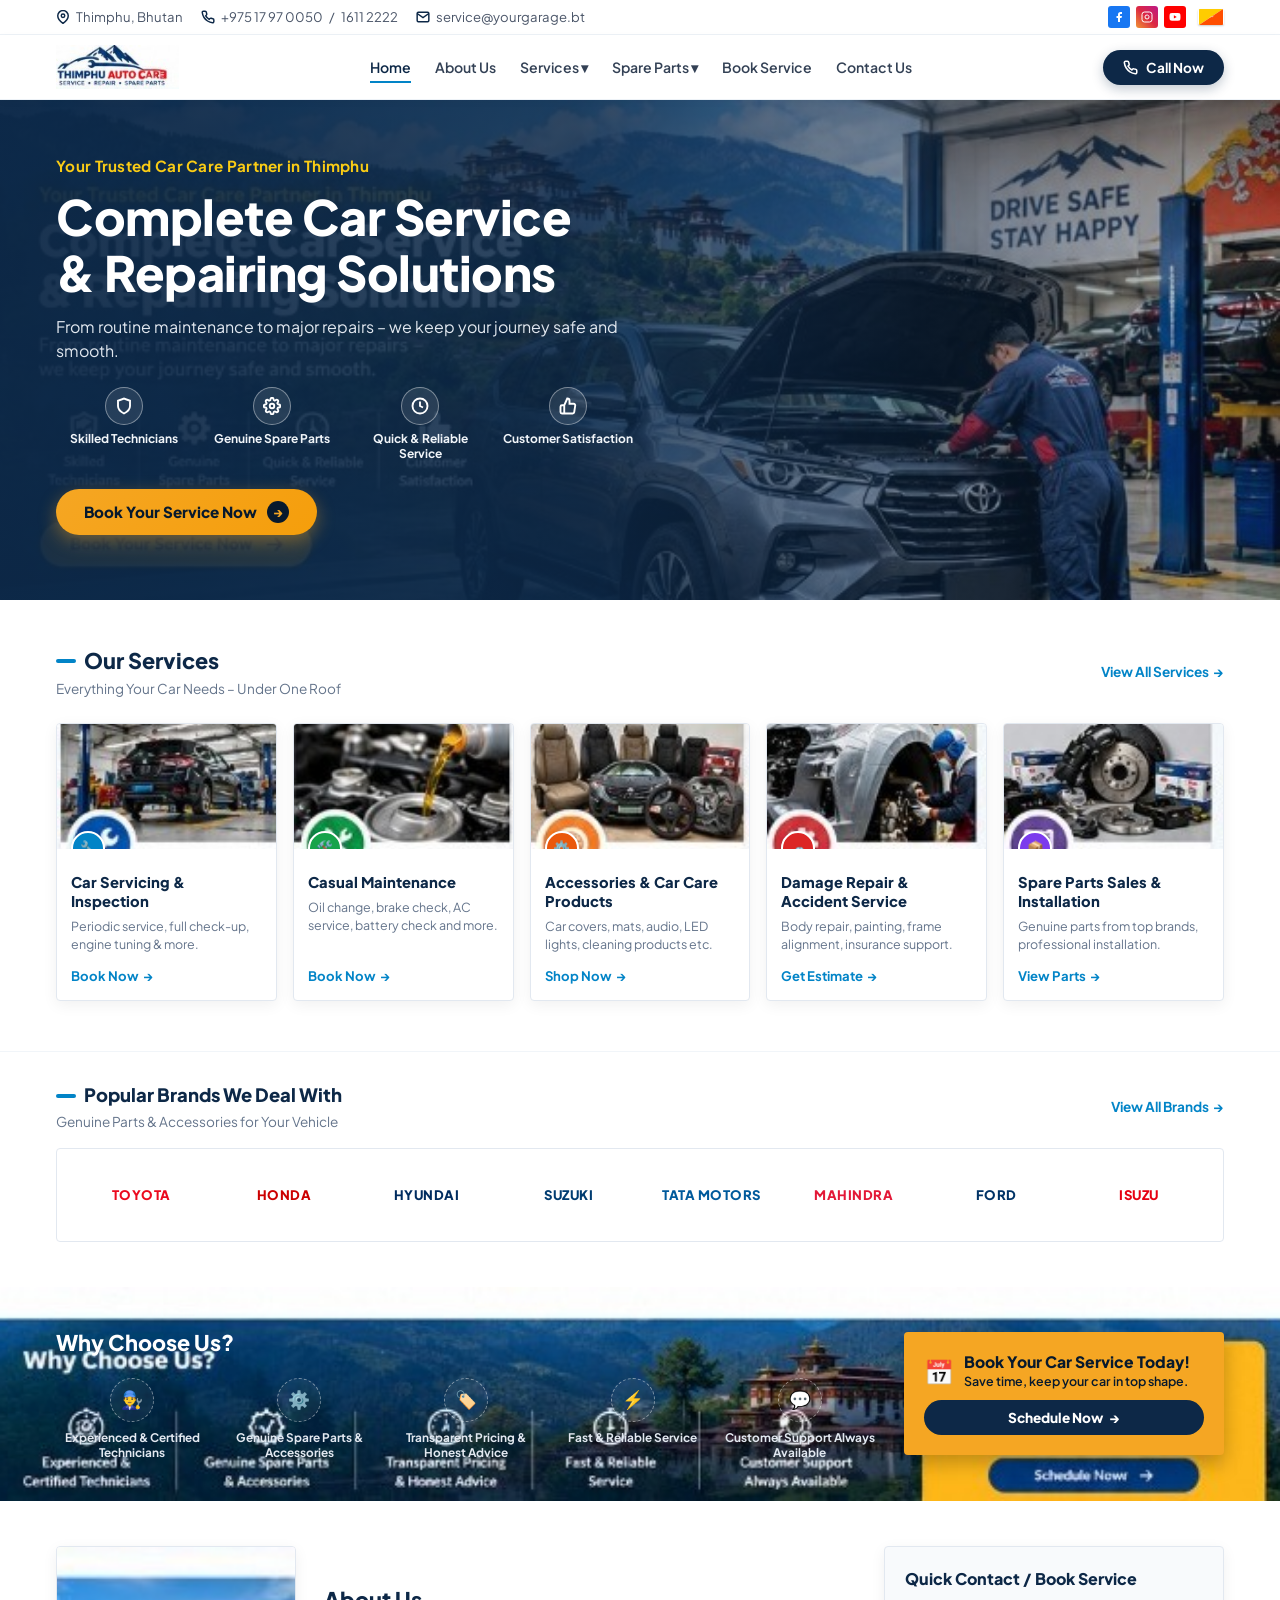
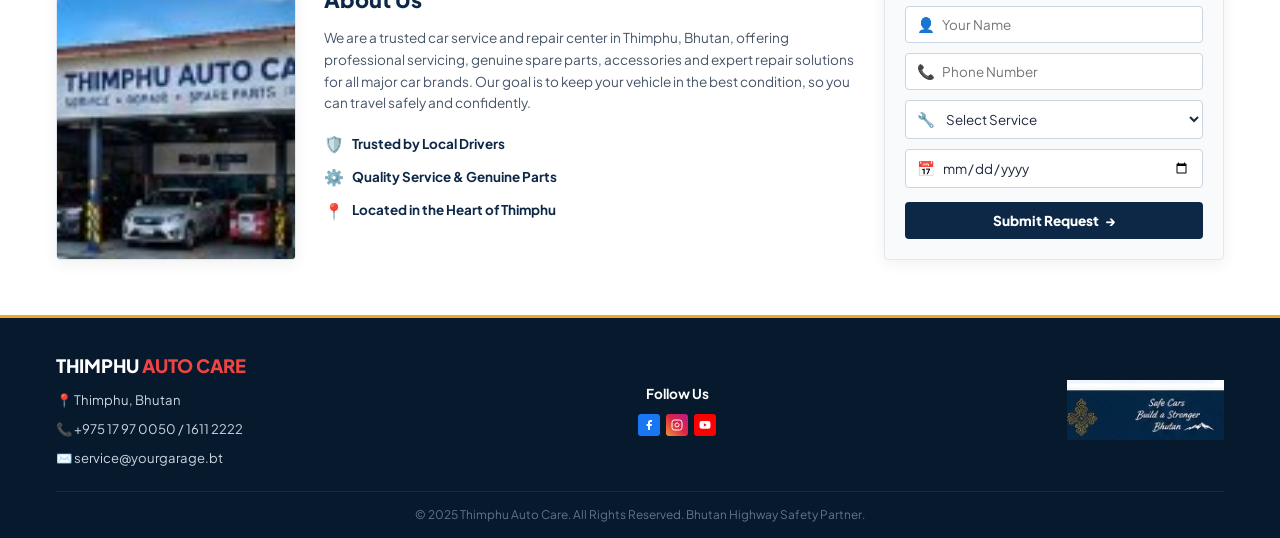
<file: index.html>
<!DOCTYPE html>
<html lang="en">
<head>
  <meta charset="UTF-8">
  <meta name="viewport" content="width=device-width, initial-scale=1.0">
  <title>Thimphu Auto Care | Service • Repair • Spare Parts</title>
  <meta name="description" content="Complete Car Service & Repairing Solutions in Thimphu, Bhutan. Genuine Spare Parts, Expert Technicians, and Quick Service.">
  <link rel="stylesheet" href="css/style.css">
  <link rel="preconnect" href="https://fonts.googleapis.com">
  <link rel="preconnect" href="https://fonts.gstatic.com" crossorigin>
  <link href="https://fonts.googleapis.com/css2?family=Plus+Jakarta+Sans:wght@500;600;700;800;900&display=swap" rel="stylesheet">
</head>
<body>

  <!-- TOP BAR -->
  <header class="top-bar">
    <div class="container">
      <div class="top-bar-left">
        <div class="top-bar-item">
          <svg width="14" height="14" viewBox="0 0 24 24" fill="none" stroke="currentColor" stroke-width="2.5"><path d="M21 10c0 7-9 13-9 13s-9-6-9-13a9 9 0 0 1 18 0z"></path><circle cx="12" cy="10" r="3"></circle></svg>
          <span>Thimphu, Bhutan</span>
        </div>
        <div class="top-bar-item">
          <svg width="14" height="14" viewBox="0 0 24 24" fill="none" stroke="currentColor" stroke-width="2.5"><path d="M22 16.92v3a2 2 0 0 1-2.18 2 19.79 19.79 0 0 1-8.63-3.07 19.5 19.5 0 0 1-6-6 19.79 19.79 0 0 1-3.07-8.67A2 2 0 0 1 4.11 2h3a2 2 0 0 1 2 1.72 12.84 12.84 0 0 0 .7 2.81 2 2 0 0 1-.45 2.11L8.09 9.91a16 16 0 0 0 6 6l1.27-1.27a2 2 0 0 1 2.11-.45 12.84 12.84 0 0 0 2.81.7A2 2 0 0 1 22 16.92z"></path></svg>
          <a href="tel:+97517970050">+975 17 97 0050</a> / <a href="tel:16112222">1611 2222</a>
        </div>
        <div class="top-bar-item">
          <svg width="14" height="14" viewBox="0 0 24 24" fill="none" stroke="currentColor" stroke-width="2.5"><path d="M4 4h16c1.1 0 2 .9 2 2v12c0 1.1-.9 2-2 2H4c-1.1 0-2-.9-2-2V6c0-1.1.9-2 2-2z"></path><polyline points="22,6 12,13 2,6"></polyline></svg>
          <a href="mailto:service@yourgarage.bt">service@yourgarage.bt</a>
        </div>
      </div>

      <div class="top-bar-right">
        <div class="social-icons-group">
          <a href="#" class="social-circle fb" title="Facebook"><svg width="12" height="12" viewBox="0 0 24 24" fill="currentColor"><path d="M18 2h-3a5 5 0 0 0-5 5v3H7v4h3v8h4v-8h3l1-4h-4V7a1 1 0 0 1 1-1h3z"/></svg></a>
          <a href="#" class="social-circle ig" title="Instagram"><svg width="12" height="12" viewBox="0 0 24 24" fill="none" stroke="currentColor" stroke-width="2"><rect x="2" y="2" width="20" height="20" rx="5" ry="5"></rect><path d="M16 11.37A4 4 0 1 1 12.63 8 4 4 0 0 1 16 11.37z"></path></svg></a>
          <a href="#" class="social-circle yt" title="YouTube"><svg width="12" height="12" viewBox="0 0 24 24" fill="currentColor"><path d="M22.54 6.42a2.78 2.78 0 0 0-1.94-2C18.88 4 12 4 12 4s-6.88 0-8.6.46a2.78 2.78 0 0 0-1.94 2A29 29 0 0 0 1 11.75a29 29 0 0 0 .46 5.33A2.78 2.78 0 0 0 3.4 19c1.72.46 8.6.46 8.6.46s6.88 0 8.6-.46a2.78 2.78 0 0 0 1.94-2 29 29 0 0 0 .46-5.25 29 29 0 0 0-.46-5.33zM9.75 15.02V8.48l5.75 3.27-5.75 3.27z"/></svg></a>
        </div>
        <!-- Bhutan Flag -->
        <div class="bhutan-flag-box">
          <svg width="26" height="16" viewBox="0 0 600 400">
            <polygon points="0,400 600,0 0,0" fill="#ffcc00"/>
            <polygon points="0,400 600,400 600,0" fill="#ff4e00"/>
            <path d="M260,210 C270,195 290,190 310,200 C330,210 345,195 365,180 C380,168 395,175 410,165 Z" fill="#ffffff" opacity="0.9"/>
          </svg>
        </div>
      </div>
    </div>
  </header>

  <!-- MAIN NAVIGATION -->
  <nav class="main-nav-header">
    <div class="container nav-container">
      <a href="index.html" class="site-logo">
        <img src="assets/logo.jpg" alt="Thimphu Auto Care Logo" class="logo-image">
      </a>

      <ul class="nav-menu-list">
        <li class="nav-menu-item active"><a href="index.html">Home</a></li>
        <li class="nav-menu-item"><a href="about.html">About Us</a></li>
        <li class="nav-menu-item"><a href="services.html">Services ▾</a></li>
        <li class="nav-menu-item"><a href="spare-parts.html">Spare Parts ▾</a></li>
        <li class="nav-menu-item"><a href="#quick-booking" data-open-modal="booking">Book Service</a></li>
        <li class="nav-menu-item"><a href="contact.html">Contact Us</a></li>
      </ul>

      <button type="button" class="btn-header-call" data-open-modal="call">
        <svg width="15" height="15" viewBox="0 0 24 24" fill="none" stroke="currentColor" stroke-width="2.5"><path d="M22 16.92v3a2 2 0 0 1-2.18 2 19.79 19.79 0 0 1-8.63-3.07 19.5 19.5 0 0 1-6-6 19.79 19.79 0 0 1-3.07-8.67A2 2 0 0 1 4.11 2h3a2 2 0 0 1 2 1.72 12.84 12.84 0 0 0 .7 2.81 2 2 0 0 1-.45 2.11L8.09 9.91a16 16 0 0 0 6 6l1.27-1.27a2 2 0 0 1 2.11-.45 12.84 12.84 0 0 0 2.81.7A2 2 0 0 1 22 16.92z"></path></svg>
        <span>Call Now</span>
      </button>
    </div>
  </nav>

  <!-- HERO SECTION - EXACT BACKGROUND AND CONTENT MATCH -->
  <section class="hero-banner" id="hero">
    <div class="container">
      <div class="hero-content-box">
        <div class="hero-tagline">Your Trusted Car Care Partner in Thimphu</div>
        <h1 class="hero-main-title">
          Complete Car Service<br>
          &amp; Repairing Solutions
        </h1>
        <p class="hero-desc">
          From routine maintenance to major repairs &ndash; we keep your journey safe and smooth.
        </p>

        <!-- 4 Badges in Row -->
        <div class="hero-badges-row">
          <div class="hero-badge-item">
            <div class="hero-badge-icon">
              <!-- Shield / Technician -->
              <svg width="18" height="18" viewBox="0 0 24 24" fill="none" stroke="currentColor" stroke-width="2.5"><path d="M12 22s8-4 8-10V5l-8-3-8 3v7c0 6 8 10 8 10z"></path></svg>
            </div>
            <span class="hero-badge-title">Skilled Technicians</span>
          </div>

          <div class="hero-badge-item">
            <div class="hero-badge-icon">
              <!-- Gear / Spares -->
              <svg width="18" height="18" viewBox="0 0 24 24" fill="none" stroke="currentColor" stroke-width="2.5"><circle cx="12" cy="12" r="3"></circle><path d="M19.4 15a1.65 1.65 0 0 0 .33 1.82l.06.06a2 2 0 0 1 0 2.83 2 2 0 0 1-2.83 0l-.06-.06a1.65 1.65 0 0 0-1.82-.33 1.65 1.65 0 0 0-1 1.51V21a2 2 0 0 1-2 2 2 2 0 0 1-2-2v-.09A1.65 1.65 0 0 0 9 19.4a1.65 1.65 0 0 0-1.82.33l-.06.06a2 2 0 0 1-2.83 0 2 2 0 0 1 0-2.83l.06-.06a1.65 1.65 0 0 0 .33-1.82 1.65 1.65 0 0 0-1.51-1H3a2 2 0 0 1-2-2 2 2 0 0 1 2-2h.09A1.65 1.65 0 0 0 4.6 9a1.65 1.65 0 0 0-.33-1.82l-.06-.06a2 2 0 0 1 0-2.83 2 2 0 0 1 2.83 0l.06.06a1.65 1.65 0 0 0 1.82.33H9a1.65 1.65 0 0 0 1-1.51V3a2 2 0 0 1 2-2 2 2 0 0 1 2 2v.09a1.65 1.65 0 0 0 1 1.51 1.65 1.65 0 0 0 1.82-.33l.06-.06a2 2 0 0 1 2.83 0 2 2 0 0 1 0 2.83l-.06.06a1.65 1.65 0 0 0-.33 1.82V9a1.65 1.65 0 0 0 1.51 1H21a2 2 0 0 1 2 2 2 2 0 0 1-2 2h-.09a1.65 1.65 0 0 0-1.51 1z"></path></svg>
            </div>
            <span class="hero-badge-title">Genuine Spare Parts</span>
          </div>

          <div class="hero-badge-item">
            <div class="hero-badge-icon">
              <!-- Clock / Quick -->
              <svg width="18" height="18" viewBox="0 0 24 24" fill="none" stroke="currentColor" stroke-width="2.5"><circle cx="12" cy="12" r="10"></circle><polyline points="12 6 12 12 16 14"></polyline></svg>
            </div>
            <span class="hero-badge-title">Quick &amp; Reliable Service</span>
          </div>

          <div class="hero-badge-item">
            <div class="hero-badge-icon">
              <!-- Thumbs up -->
              <svg width="18" height="18" viewBox="0 0 24 24" fill="none" stroke="currentColor" stroke-width="2.5"><path d="M14 9V5a3 3 0 0 0-3-3l-4 9v11h11.28a2 2 0 0 0 2-1.7l1.38-9a2 2 0 0 0-2-2.3zM7 22H4a2 2 0 0 1-2-2v-7a2 2 0 0 1 2-2h3"></path></svg>
            </div>
            <span class="hero-badge-title">Customer Satisfaction</span>
          </div>
        </div>

        <!-- Yellow CTA Button -->
        <button type="button" class="btn-hero-booking" data-open-modal="booking">
          <span>Book Your Service Now</span>
          <span class="btn-arrow-circle">&rarr;</span>
        </button>
      </div>
    </div>
  </section>

  <!-- OUR SERVICES SECTION (5 CARDS WITH CROPPED PHOTOS & EXACT LABELS) -->
  <section class="services-section" id="services">
    <div class="container">
      <div class="section-title-bar">
        <div class="section-head-left">
          <h2 class="section-pill-title">Our Services</h2>
          <span class="section-subtext">Everything Your Car Needs &ndash; Under One Roof</span>
        </div>
        <a href="services.html" class="section-right-link">
          <span>View All Services</span>
          <span>&rarr;</span>
        </a>
      </div>

      <div class="services-cards-grid">
        <!-- Card 1 -->
        <article class="service-box-card">
          <div class="service-photo-wrapper">
            <img src="assets/service-1.jpg" alt="Car Servicing & Inspection">
            <div class="service-category-badge blue">🔧</div>
          </div>
          <div class="service-content-body">
            <h3 class="service-item-title">Car Servicing &amp; Inspection</h3>
            <p class="service-item-desc">Periodic service, full check-up, engine tuning &amp; more.</p>
            <button type="button" class="service-action-link" data-open-modal="booking" data-service="Car Servicing &amp; Inspection">
              <span>Book Now</span>
              <span>&rarr;</span>
            </button>
          </div>
        </article>

        <!-- Card 2 -->
        <article class="service-box-card">
          <div class="service-photo-wrapper">
            <img src="assets/service-2.jpg" alt="Casual Maintenance">
            <div class="service-category-badge green">🛠️</div>
          </div>
          <div class="service-content-body">
            <h3 class="service-item-title">Casual Maintenance</h3>
            <p class="service-item-desc">Oil change, brake check, AC service, battery check and more.</p>
            <button type="button" class="service-action-link" data-open-modal="booking" data-service="Casual Maintenance">
              <span>Book Now</span>
              <span>&rarr;</span>
            </button>
          </div>
        </article>

        <!-- Card 3 -->
        <article class="service-box-card">
          <div class="service-photo-wrapper">
            <img src="assets/service-3.jpg" alt="Accessories & Car Care Products">
            <div class="service-category-badge orange">⚙️</div>
          </div>
          <div class="service-content-body">
            <h3 class="service-item-title">Accessories &amp; Car Care Products</h3>
            <p class="service-item-desc">Car covers, mats, audio, LED lights, cleaning products etc.</p>
            <button type="button" class="service-action-link" data-open-modal="booking" data-service="Accessories &amp; Care">
              <span>Shop Now</span>
              <span>&rarr;</span>
            </button>
          </div>
        </article>

        <!-- Card 4 -->
        <article class="service-box-card">
          <div class="service-photo-wrapper">
            <img src="assets/service-4.jpg" alt="Damage Repair & Accident Service">
            <div class="service-category-badge red">🚗</div>
          </div>
          <div class="service-content-body">
            <h3 class="service-item-title">Damage Repair &amp; Accident Service</h3>
            <p class="service-item-desc">Body repair, painting, frame alignment, insurance support.</p>
            <button type="button" class="service-action-link" data-open-modal="estimate">
              <span>Get Estimate</span>
              <span>&rarr;</span>
            </button>
          </div>
        </article>

        <!-- Card 5 -->
        <article class="service-box-card">
          <div class="service-photo-wrapper">
            <img src="assets/service-5.jpg" alt="Spare Parts Sales & Installation">
            <div class="service-category-badge purple">📦</div>
          </div>
          <div class="service-content-body">
            <h3 class="service-item-title">Spare Parts Sales &amp; Installation</h3>
            <p class="service-item-desc">Genuine parts from top brands, professional installation.</p>
            <button type="button" class="service-action-link" onclick="location.href='spare-parts.html'">
              <span>View Parts</span>
              <span>&rarr;</span>
            </button>
          </div>
        </article>
      </div>
    </div>
  </section>

  <!-- POPULAR BRANDS WE DEAL WITH -->
  <section class="brands-showcase-section" id="brands">
    <div class="container">
      <div class="section-title-bar" style="margin-bottom: 16px;">
        <div class="section-head-left">
          <h2 class="section-pill-title" style="font-size: 1.15rem;">Popular Brands We Deal With</h2>
          <span class="section-subtext">Genuine Parts &amp; Accessories for Your Vehicle</span>
        </div>
        <a href="spare-parts.html" class="section-right-link">
          <span>View All Brands</span>
          <span>&rarr;</span>
        </a>
      </div>

      <div class="brands-container-box">
        <div class="brands-grid-row">
          <div class="brand-tile-item" onclick="location.href='spare-parts.html'"><span class="brand-logo-name" style="color: #eb0a1e;">TOYOTA</span></div>
          <div class="brand-tile-item" onclick="location.href='spare-parts.html'"><span class="brand-logo-name" style="color: #cc0000;">HONDA</span></div>
          <div class="brand-tile-item" onclick="location.href='spare-parts.html'"><span class="brand-logo-name" style="color: #002c5f;">HYUNDAI</span></div>
          <div class="brand-tile-item" onclick="location.href='spare-parts.html'"><span class="brand-logo-name" style="color: #003c71;">SUZUKI</span></div>
          <div class="brand-tile-item" onclick="location.href='spare-parts.html'"><span class="brand-logo-name" style="color: #005a9c;">TATA MOTORS</span></div>
          <div class="brand-tile-item" onclick="location.href='spare-parts.html'"><span class="brand-logo-name" style="color: #e31837;">MAHINDRA</span></div>
          <div class="brand-tile-item" onclick="location.href='spare-parts.html'"><span class="brand-logo-name" style="color: #003366;">FORD</span></div>
          <div class="brand-tile-item" onclick="location.href='spare-parts.html'"><span class="brand-logo-name" style="color: #e60012;">ISUZU</span></div>
        </div>
      </div>
    </div>
  </section>

  <!-- WHY CHOOSE US? SECTION WITH YELLOW SCHEDULE CARD -->
  <section class="why-choose-banner-section" id="why-us">
    <div class="container">
      <div class="why-choose-flex-row">
        <!-- Left 5 Pillars -->
        <div>
          <h2 class="why-choose-heading">Why Choose Us?</h2>
          <div class="why-pillars-row">
            <div class="why-pillar-card">
              <div class="why-icon-circle-outline">👨‍🔧</div>
              <span class="why-pillar-text">Experienced &amp; Certified Technicians</span>
            </div>
            <div class="why-pillar-card">
              <div class="why-icon-circle-outline">⚙️</div>
              <span class="why-pillar-text">Genuine Spare Parts &amp; Accessories</span>
            </div>
            <div class="why-pillar-card">
              <div class="why-icon-circle-outline">🏷️</div>
              <span class="why-pillar-text">Transparent Pricing &amp; Honest Advice</span>
            </div>
            <div class="why-pillar-card">
              <div class="why-icon-circle-outline">⚡</div>
              <span class="why-pillar-text">Fast &amp; Reliable Service</span>
            </div>
            <div class="why-pillar-card">
              <div class="why-icon-circle-outline">💬</div>
              <span class="why-pillar-text">Customer Support Always Available</span>
            </div>
          </div>
        </div>

        <!-- Right Yellow Promo Box -->
        <div class="why-booking-promo-box">
          <div class="promo-title-group">
            <span class="promo-calendar-icon">📅</span>
            <div>
              <div class="promo-main-title">Book Your Car Service Today!</div>
              <div class="promo-sub">Save time, keep your car in top shape.</div>
            </div>
          </div>
          <button type="button" class="btn-promo-schedule" data-open-modal="booking">
            <span>Schedule Now</span>
            <span>&rarr;</span>
          </button>
        </div>
      </div>
    </div>
  </section>

  <!-- ABOUT US & QUICK CONTACT / BOOK SERVICE -->
  <section class="about-contact-section" id="about">
    <div class="container">
      <div class="about-contact-grid">
        <!-- Photo on Left -->
        <div class="workshop-exterior-box">
          <img src="assets/about-workshop.jpg" alt="Thimphu Auto Care Workshop Garage">
        </div>

        <!-- About Us Text in Center -->
        <div class="about-text-column">
          <h2 class="about-head-title">About Us</h2>
          <p class="about-body-paragraph">
            We are a trusted car service and repair center in Thimphu, Bhutan, offering professional servicing, genuine spare parts, accessories and expert repair solutions for all major car brands. Our goal is to keep your vehicle in the best condition, so you can travel safely and confidently.
          </p>

          <ul class="about-points-list">
            <li class="about-point-row">
              <span class="about-point-icon">🛡️</span>
              <span>Trusted by Local Drivers</span>
            </li>
            <li class="about-point-row">
              <span class="about-point-icon">⚙️</span>
              <span>Quality Service &amp; Genuine Parts</span>
            </li>
            <li class="about-point-row">
              <span class="about-point-icon">📍</span>
              <span>Located in the Heart of Thimphu</span>
            </li>
          </ul>
        </div>

        <!-- Quick Booking Form on Right -->
        <div class="quick-booking-card" id="quick-booking">
          <h3 class="quick-booking-title">Quick Contact / Book Service</h3>
          <form class="quick-booking-form" id="quickServiceForm">
            <div class="form-input-row">
              <span class="input-icon-left">👤</span>
              <input type="text" class="form-field-input" placeholder="Your Name" required>
            </div>
            <div class="form-input-row">
              <span class="input-icon-left">📞</span>
              <input type="tel" class="form-field-input" placeholder="Phone Number" required>
            </div>
            <div class="form-input-row">
              <span class="input-icon-left">🔧</span>
              <select class="form-field-select" required>
                <option value="" disabled selected>Select Service</option>
                <option value="Car Servicing &amp; Inspection">Car Servicing &amp; Inspection</option>
                <option value="Casual Maintenance">Casual Maintenance</option>
                <option value="Accessories &amp; Care">Accessories &amp; Car Care Products</option>
                <option value="Damage Repair">Damage Repair &amp; Accident Service</option>
                <option value="Spare Parts">Spare Parts Sales &amp; Installation</option>
              </select>
            </div>
            <div class="form-input-row">
              <span class="input-icon-left">📅</span>
              <input type="date" class="form-field-input" required>
            </div>
            <button type="submit" class="btn-form-submit">
              <span>Submit Request</span>
              <span>&rarr;</span>
            </button>
          </form>
        </div>
      </div>
    </div>
  </section>

  <!-- MAIN FOOTER - EXACT DESIGN MATCH -->
  <footer class="main-footer-section">
    <div class="container">
      <div class="footer-main-grid">
        <!-- Left: Brand & Contacts -->
        <div class="footer-info-column">
          <div style="display: flex; align-items: center; gap: 8px;">
            <span style="font-weight: 900; font-size: 1.15rem; color: #fff;">THIMPHU <span style="color:#ef4444;">AUTO CARE</span></span>
          </div>
          <div class="footer-info-item">
            <span>📍 Thimphu, Bhutan</span>
          </div>
          <div class="footer-info-item">
            <span>📞 +975 17 97 0050 / 1611 2222</span>
          </div>
          <div class="footer-info-item">
            <span>✉️ service@yourgarage.bt</span>
          </div>
        </div>

        <!-- Center: Social Links -->
        <div class="footer-social-column">
          <span style="font-size: 0.85rem; font-weight: 700; color: #fff;">Follow Us</span>
          <div class="social-icons-group">
            <a href="#" class="social-circle fb"><svg width="12" height="12" viewBox="0 0 24 24" fill="currentColor"><path d="M18 2h-3a5 5 0 0 0-5 5v3H7v4h3v8h4v-8h3l1-4h-4V7a1 1 0 0 1 1-1h3z"/></svg></a>
            <a href="#" class="social-circle ig"><svg width="12" height="12" viewBox="0 0 24 24" fill="none" stroke="currentColor" stroke-width="2"><rect x="2" y="2" width="20" height="20" rx="5" ry="5"></rect><path d="M16 11.37A4 4 0 1 1 12.63 8 4 4 0 0 1 16 11.37z"></path></svg></a>
            <a href="#" class="social-circle yt"><svg width="12" height="12" viewBox="0 0 24 24" fill="currentColor"><path d="M22.54 6.42a2.78 2.78 0 0 0-1.94-2C18.88 4 12 4 12 4s-6.88 0-8.6.46a2.78 2.78 0 0 0-1.94 2A29 29 0 0 0 1 11.75a29 29 0 0 0 .46 5.33A2.78 2.78 0 0 0 3.4 19c1.72.46 8.6.46 8.6.46s6.88 0 8.6-.46a2.78 2.78 0 0 0 1.94-2 29 29 0 0 0 .46-5.25 29 29 0 0 0-.46-5.33zM9.75 15.02V8.48l5.75 3.27-5.75 3.27z"/></svg></a>
          </div>
        </div>

        <!-- Right: Seal & Slogan -->
        <div class="footer-seal-column">
          <img src="assets/footer-seal.jpg" alt="Safe Cars Build a Stronger Bhutan" class="footer-seal-img">
        </div>
      </div>

      <div class="footer-bottom-bar">
        <p>&copy; 2025 Thimphu Auto Care. All Rights Reserved. Bhutan Highway Safety Partner.</p>
      </div>
    </div>
  </footer>

  <!-- NATIVE MODAL 1: BOOKING MODAL -->
  <dialog id="bookingModal" aria-labelledby="bookingModalTitle">
    <div class="modal-head-bar">
      <span id="bookingModalTitle">Schedule Auto Service Appointment</span>
      <button type="button" data-close-modal="bookingModal" style="background:none; border:none; color:#fff; font-size:1.2rem; cursor:pointer;">✕</button>
    </div>
    <div class="modal-inner-body">
      <form id="modalBookingForm">
        <div style="display:grid; grid-template-columns:1fr 1fr; gap:12px; margin-bottom:12px;">
          <input type="text" id="bookingCustomerName" placeholder="Full Name" class="form-field-input" style="padding-left:12px;" required>
          <input type="tel" placeholder="Phone Number" class="form-field-input" style="padding-left:12px;" required>
        </div>
        <div style="display:grid; grid-template-columns:1fr 1fr; gap:12px; margin-bottom:12px;">
          <input type="text" placeholder="Car Model (e.g. Hilux)" class="form-field-input" style="padding-left:12px;" required>
          <input type="date" class="form-field-input" style="padding-left:12px;" required>
        </div>
        <div style="margin-bottom:14px;">
          <select id="modalServiceSelect" class="form-field-select" style="padding-left:12px;" required>
            <option value="Car Servicing &amp; Inspection">Car Servicing &amp; Inspection</option>
            <option value="Casual Maintenance">Casual Maintenance</option>
            <option value="Accessories &amp; Care">Accessories &amp; Car Care Products</option>
            <option value="Damage Repair">Damage Repair &amp; Accident Service</option>
            <option value="Spare Parts">Spare Parts Sales &amp; Installation</option>
          </select>
        </div>
        <button type="submit" class="btn-form-submit" style="width:100%; background:#f5a623; color:#07192d; font-size:0.95rem; padding:12px;">
          Confirm Booking Appointment
        </button>
      </form>
    </div>
  </dialog>

  <!-- NATIVE MODAL 2: CALL NOW -->
  <dialog id="callModal" aria-labelledby="callModalTitle">
    <div class="modal-head-bar">
      <span id="callModalTitle">Call Thimphu Auto Care</span>
      <button type="button" data-close-modal="callModal" style="background:none; border:none; color:#fff; font-size:1.2rem; cursor:pointer;">✕</button>
    </div>
    <div class="modal-inner-body" style="text-align:center;">
      <p style="margin-bottom:16px; color:#475569; font-size:0.9rem;">Speak directly with our service advisor or 24/7 breakdown recovery desk.</p>
      <div style="display:flex; flex-direction:column; gap:10px; max-width:280px; margin:0 auto 16px;">
        <a href="tel:+97517970050" class="btn-form-submit" style="background:#0d2847; text-decoration:none;">📞 Hotline: +975 17 97 0050</a>
        <a href="tel:16112222" class="btn-form-submit" style="background:#e2e8f0; color:#0d2847; text-decoration:none;">☎️ Landline: 1611 2222</a>
      </div>
      <span style="font-size:0.75rem; color:#94a3b8;">Olakha, Thimphu, Kingdom of Bhutan</span>
    </div>
  </dialog>

  <!-- NATIVE MODAL 3: ESTIMATE -->
  <dialog id="estimateModal" aria-labelledby="estimateModalTitle">
    <div class="modal-head-bar">
      <span id="estimateModalTitle">Damage Repair &amp; Accident Estimate</span>
      <button type="button" data-close-modal="estimateModal" style="background:none; border:none; color:#fff; font-size:1.2rem; cursor:pointer;">✕</button>
    </div>
    <div class="modal-inner-body">
      <form id="estimateForm">
        <p style="font-size:0.85rem; color:#64748b; margin-bottom:14px;">We process direct cashless claims with RICB and Bhutan Insurance Limited (BIL).</p>
        <div style="margin-bottom:10px;">
          <input type="text" placeholder="Your Name" class="form-field-input" style="padding-left:12px;" required>
        </div>
        <div style="display:grid; grid-template-columns:1fr 1fr; gap:10px; margin-bottom:12px;">
          <input type="tel" placeholder="Phone Number" class="form-field-input" style="padding-left:12px;" required>
          <select class="form-field-select" style="padding-left:12px;">
            <option>RICB Insurance</option>
            <option>BIL Insurance</option>
            <option>Private / Self</option>
          </select>
        </div>
        <button type="submit" class="btn-form-submit" style="width:100%;">Submit for Free Estimate</button>
      </form>
    </div>
  </dialog>

  <script src="js/main.js"></script>
</body>
</html>
</file>
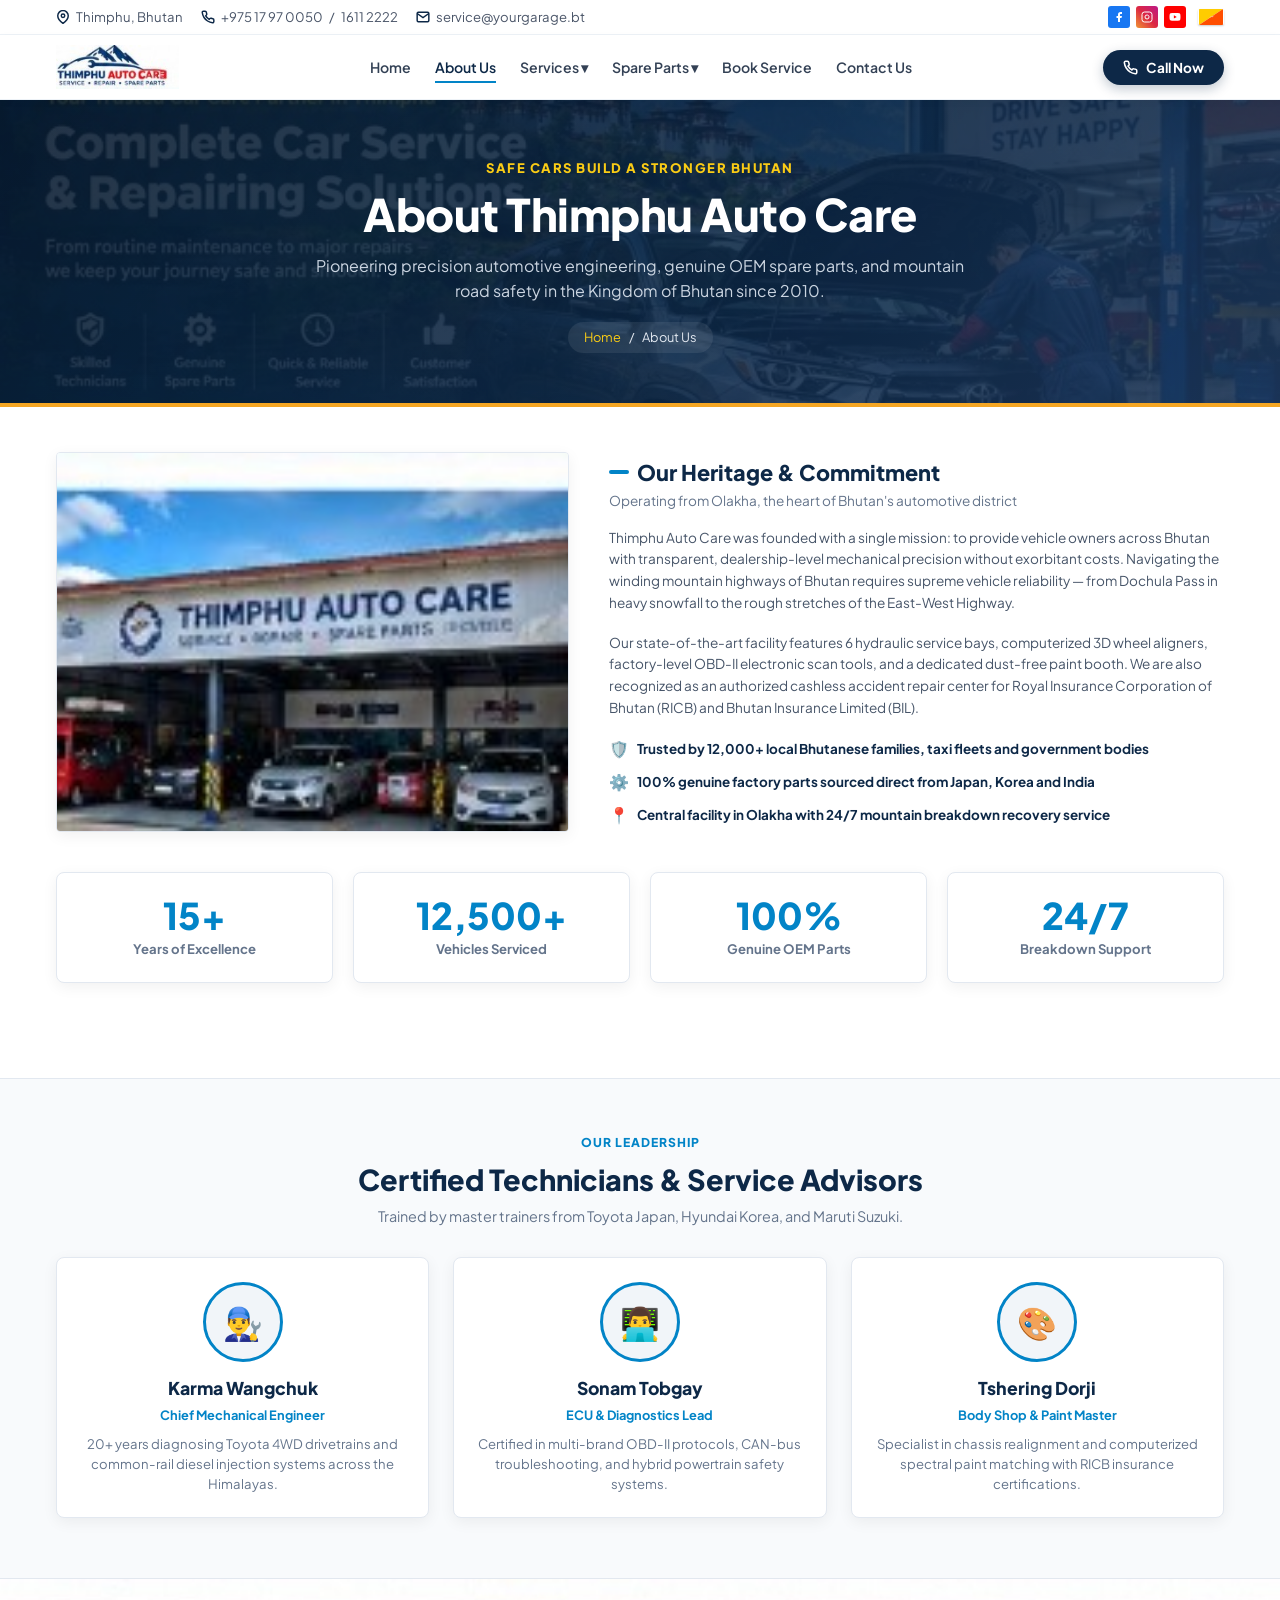
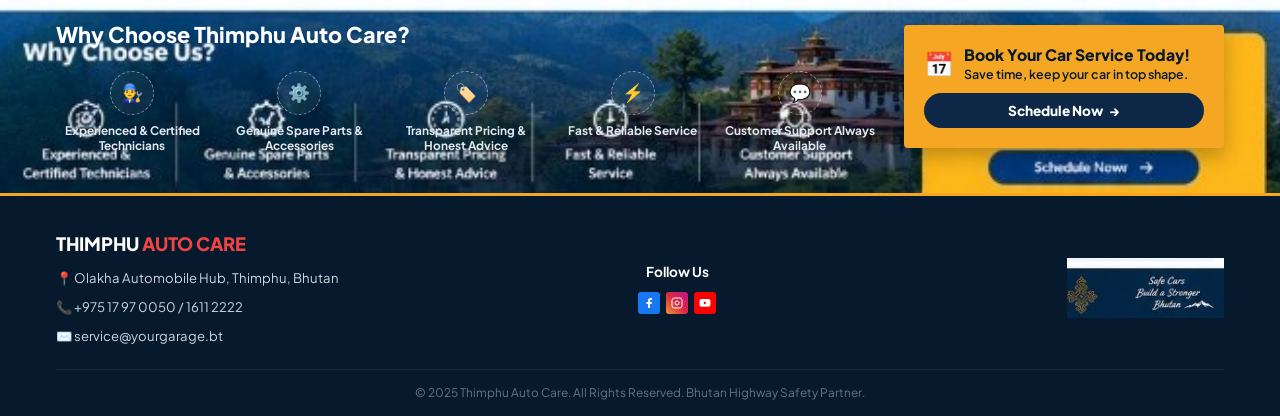
<file: about.html>
<!DOCTYPE html>
<html lang="en">
<head>
  <meta charset="UTF-8">
  <meta name="viewport" content="width=device-width, initial-scale=1.0">
  <title>About Us | Thimphu Auto Care - Service • Repair • Spare Parts</title>
  <meta name="description" content="Learn about Thimphu Auto Care, Bhutan's premier multi-brand automobile garage in Olakha. Expert certified technicians, genuine parts and highway safety.">
  <link rel="stylesheet" href="css/style.css">
  <link rel="preconnect" href="https://fonts.googleapis.com">
  <link rel="preconnect" href="https://fonts.gstatic.com" crossorigin>
  <link href="https://fonts.googleapis.com/css2?family=Plus+Jakarta+Sans:wght@500;600;700;800;900&display=swap" rel="stylesheet">
</head>
<body>

  <!-- TOP BAR -->
  <header class="top-bar">
    <div class="container">
      <div class="top-bar-left">
        <div class="top-bar-item">
          <svg width="14" height="14" viewBox="0 0 24 24" fill="none" stroke="currentColor" stroke-width="2.5"><path d="M21 10c0 7-9 13-9 13s-9-6-9-13a9 9 0 0 1 18 0z"></path><circle cx="12" cy="10" r="3"></circle></svg>
          <span>Thimphu, Bhutan</span>
        </div>
        <div class="top-bar-item">
          <svg width="14" height="14" viewBox="0 0 24 24" fill="none" stroke="currentColor" stroke-width="2.5"><path d="M22 16.92v3a2 2 0 0 1-2.18 2 19.79 19.79 0 0 1-8.63-3.07 19.5 19.5 0 0 1-6-6 19.79 19.79 0 0 1-3.07-8.67A2 2 0 0 1 4.11 2h3a2 2 0 0 1 2 1.72 12.84 12.84 0 0 0 .7 2.81 2 2 0 0 1-.45 2.11L8.09 9.91a16 16 0 0 0 6 6l1.27-1.27a2 2 0 0 1 2.11-.45 12.84 12.84 0 0 0 2.81.7A2 2 0 0 1 22 16.92z"></path></svg>
          <a href="tel:+97517970050">+975 17 97 0050</a> / <a href="tel:16112222">1611 2222</a>
        </div>
        <div class="top-bar-item">
          <svg width="14" height="14" viewBox="0 0 24 24" fill="none" stroke="currentColor" stroke-width="2.5"><path d="M4 4h16c1.1 0 2 .9 2 2v12c0 1.1-.9 2-2 2H4c-1.1 0-2-.9-2-2V6c0-1.1.9-2 2-2z"></path><polyline points="22,6 12,13 2,6"></polyline></svg>
          <a href="mailto:service@yourgarage.bt">service@yourgarage.bt</a>
        </div>
      </div>

      <div class="top-bar-right">
        <div class="social-icons-group">
          <a href="#" class="social-circle fb" title="Facebook"><svg width="12" height="12" viewBox="0 0 24 24" fill="currentColor"><path d="M18 2h-3a5 5 0 0 0-5 5v3H7v4h3v8h4v-8h3l1-4h-4V7a1 1 0 0 1 1-1h3z"/></svg></a>
          <a href="#" class="social-circle ig" title="Instagram"><svg width="12" height="12" viewBox="0 0 24 24" fill="none" stroke="currentColor" stroke-width="2"><rect x="2" y="2" width="20" height="20" rx="5" ry="5"></rect><path d="M16 11.37A4 4 0 1 1 12.63 8 4 4 0 0 1 16 11.37z"></path></svg></a>
          <a href="#" class="social-circle yt" title="YouTube"><svg width="12" height="12" viewBox="0 0 24 24" fill="currentColor"><path d="M22.54 6.42a2.78 2.78 0 0 0-1.94-2C18.88 4 12 4 12 4s-6.88 0-8.6.46a2.78 2.78 0 0 0-1.94 2A29 29 0 0 0 1 11.75a29 29 0 0 0 .46 5.33A2.78 2.78 0 0 0 3.4 19c1.72.46 8.6.46 8.6.46s6.88 0 8.6-.46a2.78 2.78 0 0 0 1.94-2 29 29 0 0 0 .46-5.25 29 29 0 0 0-.46-5.33zM9.75 15.02V8.48l5.75 3.27-5.75 3.27z"/></svg></a>
        </div>
        <div class="bhutan-flag-box">
          <svg width="26" height="16" viewBox="0 0 600 400">
            <polygon points="0,400 600,0 0,0" fill="#ffcc00"/>
            <polygon points="0,400 600,400 600,0" fill="#ff4e00"/>
            <path d="M260,210 C270,195 290,190 310,200 C330,210 345,195 365,180 C380,168 395,175 410,165 Z" fill="#ffffff" opacity="0.9"/>
          </svg>
        </div>
      </div>
    </div>
  </header>

  <!-- MAIN NAVIGATION -->
  <nav class="main-nav-header">
    <div class="container nav-container">
      <a href="index.html" class="site-logo">
        <img src="assets/logo.jpg" alt="Thimphu Auto Care Logo" class="logo-image">
      </a>

      <ul class="nav-menu-list">
        <li class="nav-menu-item"><a href="index.html">Home</a></li>
        <li class="nav-menu-item active"><a href="about.html">About Us</a></li>
        <li class="nav-menu-item"><a href="services.html">Services ▾</a></li>
        <li class="nav-menu-item"><a href="spare-parts.html">Spare Parts ▾</a></li>
        <li class="nav-menu-item"><a href="services.html" data-open-modal="booking">Book Service</a></li>
        <li class="nav-menu-item"><a href="contact.html">Contact Us</a></li>
      </ul>

      <button type="button" class="btn-header-call" data-open-modal="call">
        <svg width="15" height="15" viewBox="0 0 24 24" fill="none" stroke="currentColor" stroke-width="2.5"><path d="M22 16.92v3a2 2 0 0 1-2.18 2 19.79 19.79 0 0 1-8.63-3.07 19.5 19.5 0 0 1-6-6 19.79 19.79 0 0 1-3.07-8.67A2 2 0 0 1 4.11 2h3a2 2 0 0 1 2 1.72 12.84 12.84 0 0 0 .7 2.81 2 2 0 0 1-.45 2.11L8.09 9.91a16 16 0 0 0 6 6l1.27-1.27a2 2 0 0 1 2.11-.45 12.84 12.84 0 0 0 2.81.7A2 2 0 0 1 22 16.92z"></path></svg>
        <span>Call Now</span>
      </button>
    </div>
  </nav>

  <!-- SUBPAGE HERO BANNER -->
  <section class="subpage-hero">
    <div class="container">
      <span class="subpage-tagline">Safe Cars Build a Stronger Bhutan</span>
      <h1 class="subpage-title">About Thimphu Auto Care</h1>
      <p class="subpage-desc">
        Pioneering precision automotive engineering, genuine OEM spare parts, and mountain road safety in the Kingdom of Bhutan since 2010.
      </p>
      <div class="subpage-breadcrumb">
        <a href="index.html">Home</a>
        <span>/</span>
        <span>About Us</span>
      </div>
    </div>
  </section>

  <!-- STORY & FACILITY SECTION -->
  <section class="about-contact-section">
    <div class="container">
      <div class="about-contact-grid" style="grid-template-columns: 1fr 1.2fr; gap: 40px; align-items: center;">
        <div class="workshop-exterior-box" style="height: 380px;">
          <img src="assets/about-workshop.jpg" alt="Thimphu Auto Care Workshop Garage in Olakha">
        </div>

        <div class="about-text-column">
          <div class="section-head-left" style="margin-bottom: 16px;">
            <h2 class="section-pill-title">Our Heritage &amp; Commitment</h2>
            <span class="section-subtext">Operating from Olakha, the heart of Bhutan's automotive district</span>
          </div>
          <p class="about-body-paragraph">
            Thimphu Auto Care was founded with a single mission: to provide vehicle owners across Bhutan with transparent, dealership-level mechanical precision without exorbitant costs. Navigating the winding mountain highways of Bhutan requires supreme vehicle reliability — from Dochula Pass in heavy snowfall to the rough stretches of the East-West Highway.
          </p>
          <p class="about-body-paragraph">
            Our state-of-the-art facility features 6 hydraulic service bays, computerized 3D wheel aligners, factory-level OBD-II electronic scan tools, and a dedicated dust-free paint booth. We are also recognized as an authorized cashless accident repair center for Royal Insurance Corporation of Bhutan (RICB) and Bhutan Insurance Limited (BIL).
          </p>

          <ul class="about-points-list">
            <li class="about-point-row">
              <span class="about-point-icon">🛡️</span>
              <span>Trusted by 12,000+ local Bhutanese families, taxi fleets and government bodies</span>
            </li>
            <li class="about-point-row">
              <span class="about-point-icon">⚙️</span>
              <span>100% genuine factory parts sourced direct from Japan, Korea and India</span>
            </li>
            <li class="about-point-row">
              <span class="about-point-icon">📍</span>
              <span>Central facility in Olakha with 24/7 mountain breakdown recovery service</span>
            </li>
          </ul>
        </div>
      </div>

      <!-- KEY STATS ROW -->
      <div class="about-stats-grid">
        <div class="about-stat-card">
          <div class="about-stat-number">15+</div>
          <div class="about-stat-label">Years of Excellence</div>
        </div>
        <div class="about-stat-card">
          <div class="about-stat-number">12,500+</div>
          <div class="about-stat-label">Vehicles Serviced</div>
        </div>
        <div class="about-stat-card">
          <div class="about-stat-number">100%</div>
          <div class="about-stat-label">Genuine OEM Parts</div>
        </div>
        <div class="about-stat-card">
          <div class="about-stat-number">24/7</div>
          <div class="about-stat-label">Breakdown Support</div>
        </div>
      </div>
    </div>
  </section>

  <!-- LEADERSHIP & MASTER TECHNICIANS -->
  <section style="background: #f8fafc; padding: 50px 0 60px; border-top: 1px solid #e2e8f0; border-bottom: 1px solid #e2e8f0;">
    <div class="container">
      <div style="text-align: center; max-width: 650px; margin: 0 auto 30px;">
        <span class="package-subheading">Our Leadership</span>
        <h2 style="font-size: 1.8rem; font-weight: 900; color: #0d2847; margin-top: 6px;">Certified Technicians &amp; Service Advisors</h2>
        <p style="font-size: 0.9rem; color: #64748b; margin-top: 6px;">Trained by master trainers from Toyota Japan, Hyundai Korea, and Maruti Suzuki.</p>
      </div>

      <div class="about-team-grid">
        <div class="about-member-card">
          <div class="about-member-avatar">👨‍🔧</div>
          <h3 class="about-member-name">Karma Wangchuk</h3>
          <span class="about-member-role">Chief Mechanical Engineer</span>
          <p class="about-member-bio">20+ years diagnosing Toyota 4WD drivetrains and common-rail diesel injection systems across the Himalayas.</p>
        </div>

        <div class="about-member-card">
          <div class="about-member-avatar">👨‍💻</div>
          <h3 class="about-member-name">Sonam Tobgay</h3>
          <span class="about-member-role">ECU &amp; Diagnostics Lead</span>
          <p class="about-member-bio">Certified in multi-brand OBD-II protocols, CAN-bus troubleshooting, and hybrid powertrain safety systems.</p>
        </div>

        <div class="about-member-card">
          <div class="about-member-avatar">🎨</div>
          <h3 class="about-member-name">Tshering Dorji</h3>
          <span class="about-member-role">Body Shop &amp; Paint Master</span>
          <p class="about-member-bio">Specialist in chassis realignment and computerized spectral paint matching with RICB insurance certifications.</p>
        </div>
      </div>
    </div>
  </section>

  <!-- WHY CHOOSE US? SECTION (EXACT AS HOMEPAGE) -->
  <section class="why-choose-banner-section">
    <div class="container">
      <div class="why-choose-flex-row">
        <div>
          <h2 class="why-choose-heading">Why Choose Thimphu Auto Care?</h2>
          <div class="why-pillars-row">
            <div class="why-pillar-card">
              <div class="why-icon-circle-outline">👨‍🔧</div>
              <span class="why-pillar-text">Experienced &amp; Certified Technicians</span>
            </div>
            <div class="why-pillar-card">
              <div class="why-icon-circle-outline">⚙️</div>
              <span class="why-pillar-text">Genuine Spare Parts &amp; Accessories</span>
            </div>
            <div class="why-pillar-card">
              <div class="why-icon-circle-outline">🏷️</div>
              <span class="why-pillar-text">Transparent Pricing &amp; Honest Advice</span>
            </div>
            <div class="why-pillar-card">
              <div class="why-icon-circle-outline">⚡</div>
              <span class="why-pillar-text">Fast &amp; Reliable Service</span>
            </div>
            <div class="why-pillar-card">
              <div class="why-icon-circle-outline">💬</div>
              <span class="why-pillar-text">Customer Support Always Available</span>
            </div>
          </div>
        </div>

        <div class="why-booking-promo-box">
          <div class="promo-title-group">
            <span class="promo-calendar-icon">📅</span>
            <div>
              <div class="promo-main-title">Book Your Car Service Today!</div>
              <div class="promo-sub">Save time, keep your car in top shape.</div>
            </div>
          </div>
          <button type="button" class="btn-promo-schedule" data-open-modal="booking">
            <span>Schedule Now</span>
            <span>&rarr;</span>
          </button>
        </div>
      </div>
    </div>
  </section>

  <!-- MAIN FOOTER -->
  <footer class="main-footer-section">
    <div class="container">
      <div class="footer-main-grid">
        <div class="footer-info-column">
          <div style="display: flex; align-items: center; gap: 8px;">
            <span style="font-weight: 900; font-size: 1.15rem; color: #fff;">THIMPHU <span style="color:#ef4444;">AUTO CARE</span></span>
          </div>
          <div class="footer-info-item"><span>📍 Olakha Automobile Hub, Thimphu, Bhutan</span></div>
          <div class="footer-info-item"><span>📞 +975 17 97 0050 / 1611 2222</span></div>
          <div class="footer-info-item"><span>✉️ service@yourgarage.bt</span></div>
        </div>

        <div class="footer-social-column">
          <span style="font-size: 0.85rem; font-weight: 700; color: #fff;">Follow Us</span>
          <div class="social-icons-group">
            <a href="#" class="social-circle fb"><svg width="12" height="12" viewBox="0 0 24 24" fill="currentColor"><path d="M18 2h-3a5 5 0 0 0-5 5v3H7v4h3v8h4v-8h3l1-4h-4V7a1 1 0 0 1 1-1h3z"/></svg></a>
            <a href="#" class="social-circle ig"><svg width="12" height="12" viewBox="0 0 24 24" fill="none" stroke="currentColor" stroke-width="2"><rect x="2" y="2" width="20" height="20" rx="5" ry="5"></rect><path d="M16 11.37A4 4 0 1 1 12.63 8 4 4 0 0 1 16 11.37z"></path></svg></a>
            <a href="#" class="social-circle yt"><svg width="12" height="12" viewBox="0 0 24 24" fill="currentColor"><path d="M22.54 6.42a2.78 2.78 0 0 0-1.94-2C18.88 4 12 4 12 4s-6.88 0-8.6.46a2.78 2.78 0 0 0-1.94 2A29 29 0 0 0 1 11.75a29 29 0 0 0 .46 5.33A2.78 2.78 0 0 0 3.4 19c1.72.46 8.6.46 8.6.46s6.88 0 8.6-.46a2.78 2.78 0 0 0 1.94-2 29 29 0 0 0 .46-5.25 29 29 0 0 0-.46-5.33zM9.75 15.02V8.48l5.75 3.27-5.75 3.27z"/></svg></a>
          </div>
        </div>

        <div class="footer-seal-column">
          <img src="assets/footer-seal.jpg" alt="Safe Cars Build a Stronger Bhutan" class="footer-seal-img">
        </div>
      </div>

      <div class="footer-bottom-bar">
        <p>&copy; 2025 Thimphu Auto Care. All Rights Reserved. Bhutan Highway Safety Partner.</p>
      </div>
    </div>
  </footer>

  <!-- NATIVE MODAL: CALL NOW -->
  <dialog id="callModal" aria-labelledby="callModalTitle">
    <div class="modal-head-bar">
      <span id="callModalTitle">Call Thimphu Auto Care</span>
      <button type="button" data-close-modal="callModal" style="background:none; border:none; color:#fff; font-size:1.2rem; cursor:pointer;">✕</button>
    </div>
    <div class="modal-inner-body" style="text-align:center;">
      <p style="margin-bottom:16px; color:#475569; font-size:0.9rem;">Speak directly with our service advisor or 24/7 breakdown recovery desk.</p>
      <div style="display:flex; flex-direction:column; gap:10px; max-width:280px; margin:0 auto 16px;">
        <a href="tel:+97517970050" class="btn-form-submit" style="background:#0d2847; text-decoration:none;">📞 Hotline: +975 17 97 0050</a>
        <a href="tel:16112222" class="btn-form-submit" style="background:#e2e8f0; color:#0d2847; text-decoration:none;">☎️ Landline: 1611 2222</a>
      </div>
      <span style="font-size:0.75rem; color:#94a3b8;">Olakha, Thimphu, Kingdom of Bhutan</span>
    </div>
  </dialog>

  <!-- NATIVE MODAL: BOOKING -->
  <dialog id="bookingModal" aria-labelledby="bookingModalTitle">
    <div class="modal-head-bar">
      <span id="bookingModalTitle">Schedule Auto Service Appointment</span>
      <button type="button" data-close-modal="bookingModal" style="background:none; border:none; color:#fff; font-size:1.2rem; cursor:pointer;">✕</button>
    </div>
    <div class="modal-inner-body">
      <form id="modalBookingForm">
        <div style="display:grid; grid-template-columns:1fr 1fr; gap:12px; margin-bottom:12px;">
          <input type="text" id="bookingCustomerName" placeholder="Full Name" class="form-field-input" style="padding-left:12px;" required>
          <input type="tel" placeholder="Phone Number" class="form-field-input" style="padding-left:12px;" required>
        </div>
        <div style="display:grid; grid-template-columns:1fr 1fr; gap:12px; margin-bottom:12px;">
          <input type="text" placeholder="Car Model" class="form-field-input" style="padding-left:12px;" required>
          <input type="date" class="form-field-input" style="padding-left:12px;" required>
        </div>
        <div style="margin-bottom:14px;">
          <select id="modalServiceSelect" class="form-field-select" style="padding-left:12px;" required>
            <option value="Car Servicing &amp; Inspection">Car Servicing &amp; Inspection</option>
            <option value="Casual Maintenance">Casual Maintenance</option>
            <option value="Accessories &amp; Care">Accessories &amp; Car Care Products</option>
            <option value="Damage Repair">Damage Repair &amp; Accident Service</option>
            <option value="Spare Parts">Spare Parts Sales &amp; Installation</option>
          </select>
        </div>
        <button type="submit" class="btn-form-submit" style="width:100%; background:#f5a623; color:#07192d; font-size:0.95rem; padding:12px;">
          Confirm Booking Appointment
        </button>
      </form>
    </div>
  </dialog>

  <script src="js/main.js"></script>
</body>
</html>
</file>
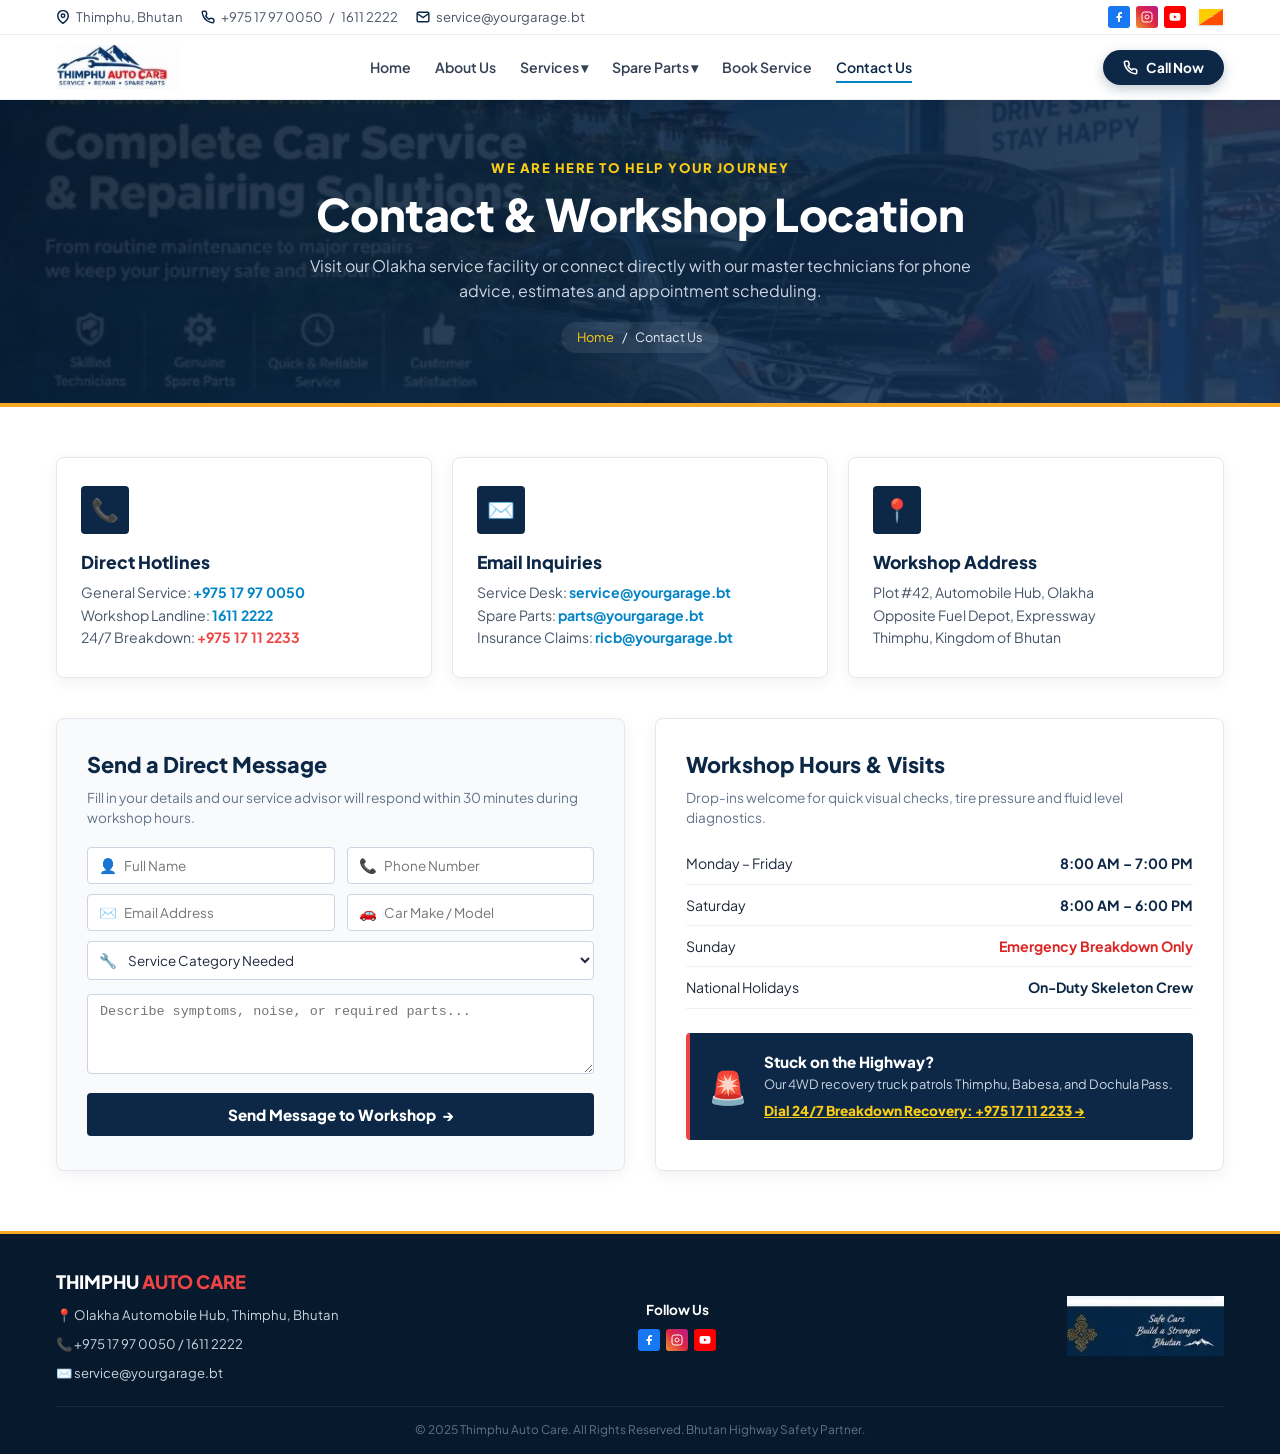
<file: contact.html>
<!DOCTYPE html>
<html lang="en">
<head>
  <meta charset="UTF-8">
  <meta name="viewport" content="width=device-width, initial-scale=1.0">
  <title>Contact &amp; Location | Thimphu Auto Care - Service • Repair • Spare Parts</title>
  <meta name="description" content="Contact Thimphu Auto Care in Olakha. Phone, 24/7 breakdown recovery hotline, workshop hours, and direct service consultation form.">
  <link rel="stylesheet" href="css/style.css">
  <link rel="preconnect" href="https://fonts.googleapis.com">
  <link rel="preconnect" href="https://fonts.gstatic.com" crossorigin>
  <link href="https://fonts.googleapis.com/css2?family=Plus+Jakarta+Sans:wght@500;600;700;800;900&display=swap" rel="stylesheet">
</head>
<body>

  <!-- TOP BAR -->
  <header class="top-bar">
    <div class="container">
      <div class="top-bar-left">
        <div class="top-bar-item">
          <svg width="14" height="14" viewBox="0 0 24 24" fill="none" stroke="currentColor" stroke-width="2.5"><path d="M21 10c0 7-9 13-9 13s-9-6-9-13a9 9 0 0 1 18 0z"></path><circle cx="12" cy="10" r="3"></circle></svg>
          <span>Thimphu, Bhutan</span>
        </div>
        <div class="top-bar-item">
          <svg width="14" height="14" viewBox="0 0 24 24" fill="none" stroke="currentColor" stroke-width="2.5"><path d="M22 16.92v3a2 2 0 0 1-2.18 2 19.79 19.79 0 0 1-8.63-3.07 19.5 19.5 0 0 1-6-6 19.79 19.79 0 0 1-3.07-8.67A2 2 0 0 1 4.11 2h3a2 2 0 0 1 2 1.72 12.84 12.84 0 0 0 .7 2.81 2 2 0 0 1-.45 2.11L8.09 9.91a16 16 0 0 0 6 6l1.27-1.27a2 2 0 0 1 2.11-.45 12.84 12.84 0 0 0 2.81.7A2 2 0 0 1 22 16.92z"></path></svg>
          <a href="tel:+97517970050">+975 17 97 0050</a> / <a href="tel:16112222">1611 2222</a>
        </div>
        <div class="top-bar-item">
          <svg width="14" height="14" viewBox="0 0 24 24" fill="none" stroke="currentColor" stroke-width="2.5"><path d="M4 4h16c1.1 0 2 .9 2 2v12c0 1.1-.9 2-2 2H4c-1.1 0-2-.9-2-2V6c0-1.1.9-2 2-2z"></path><polyline points="22,6 12,13 2,6"></polyline></svg>
          <a href="mailto:service@yourgarage.bt">service@yourgarage.bt</a>
        </div>
      </div>

      <div class="top-bar-right">
        <div class="social-icons-group">
          <a href="#" class="social-circle fb" title="Facebook"><svg width="12" height="12" viewBox="0 0 24 24" fill="currentColor"><path d="M18 2h-3a5 5 0 0 0-5 5v3H7v4h3v8h4v-8h3l1-4h-4V7a1 1 0 0 1 1-1h3z"/></svg></a>
          <a href="#" class="social-circle ig" title="Instagram"><svg width="12" height="12" viewBox="0 0 24 24" fill="none" stroke="currentColor" stroke-width="2"><rect x="2" y="2" width="20" height="20" rx="5" ry="5"></rect><path d="M16 11.37A4 4 0 1 1 12.63 8 4 4 0 0 1 16 11.37z"></path></svg></a>
          <a href="#" class="social-circle yt" title="YouTube"><svg width="12" height="12" viewBox="0 0 24 24" fill="currentColor"><path d="M22.54 6.42a2.78 2.78 0 0 0-1.94-2C18.88 4 12 4 12 4s-6.88 0-8.6.46a2.78 2.78 0 0 0-1.94 2A29 29 0 0 0 1 11.75a29 29 0 0 0 .46 5.33A2.78 2.78 0 0 0 3.4 19c1.72.46 8.6.46 8.6.46s6.88 0 8.6-.46a2.78 2.78 0 0 0 1.94-2 29 29 0 0 0 .46-5.25 29 29 0 0 0-.46-5.33zM9.75 15.02V8.48l5.75 3.27-5.75 3.27z"/></svg></a>
        </div>
        <div class="bhutan-flag-box">
          <svg width="26" height="16" viewBox="0 0 600 400">
            <polygon points="0,400 600,0 0,0" fill="#ffcc00"/>
            <polygon points="0,400 600,400 600,0" fill="#ff4e00"/>
            <path d="M260,210 C270,195 290,190 310,200 C330,210 345,195 365,180 C380,168 395,175 410,165 Z" fill="#ffffff" opacity="0.9"/>
          </svg>
        </div>
      </div>
    </div>
  </header>

  <!-- MAIN NAVIGATION -->
  <nav class="main-nav-header">
    <div class="container nav-container">
      <a href="index.html" class="site-logo">
        <img src="assets/logo.jpg" alt="Thimphu Auto Care Logo" class="logo-image">
      </a>

      <ul class="nav-menu-list">
        <li class="nav-menu-item"><a href="index.html">Home</a></li>
        <li class="nav-menu-item"><a href="about.html">About Us</a></li>
        <li class="nav-menu-item"><a href="services.html">Services ▾</a></li>
        <li class="nav-menu-item"><a href="spare-parts.html">Spare Parts ▾</a></li>
        <li class="nav-menu-item"><a href="services.html" data-open-modal="booking">Book Service</a></li>
        <li class="nav-menu-item active"><a href="contact.html">Contact Us</a></li>
      </ul>

      <button type="button" class="btn-header-call" data-open-modal="call">
        <svg width="15" height="15" viewBox="0 0 24 24" fill="none" stroke="currentColor" stroke-width="2.5"><path d="M22 16.92v3a2 2 0 0 1-2.18 2 19.79 19.79 0 0 1-8.63-3.07 19.5 19.5 0 0 1-6-6 19.79 19.79 0 0 1-3.07-8.67A2 2 0 0 1 4.11 2h3a2 2 0 0 1 2 1.72 12.84 12.84 0 0 0 .7 2.81 2 2 0 0 1-.45 2.11L8.09 9.91a16 16 0 0 0 6 6l1.27-1.27a2 2 0 0 1 2.11-.45 12.84 12.84 0 0 0 2.81.7A2 2 0 0 1 22 16.92z"></path></svg>
        <span>Call Now</span>
      </button>
    </div>
  </nav>

  <!-- SUBPAGE HERO BANNER -->
  <section class="subpage-hero">
    <div class="container">
      <span class="subpage-tagline">We Are Here to Help Your Journey</span>
      <h1 class="subpage-title">Contact &amp; Workshop Location</h1>
      <p class="subpage-desc">
        Visit our Olakha service facility or connect directly with our master technicians for phone advice, estimates and appointment scheduling.
      </p>
      <div class="subpage-breadcrumb">
        <a href="index.html">Home</a>
        <span>/</span>
        <span>Contact Us</span>
      </div>
    </div>
  </section>

  <!-- MAIN CONTACT CONTENT -->
  <section style="padding: 50px 0 60px; background: #ffffff;">
    <div class="container">
      <!-- 3 Channels Grid -->
      <div class="contact-channels-grid">
        <!-- 1 -->
        <div class="contact-card-box">
          <div class="contact-card-icon">📞</div>
          <h3 class="contact-card-title">Direct Hotlines</h3>
          <p class="contact-card-detail">
            General Service: <a href="tel:+97517970050" style="color:#0284c7; font-weight:700;">+975 17 97 0050</a><br>
            Workshop Landline: <a href="tel:16112222" style="color:#0284c7; font-weight:700;">1611 2222</a><br>
            24/7 Breakdown: <a href="tel:+97517112233" style="color:#ef4444; font-weight:700;">+975 17 11 2233</a>
          </p>
        </div>

        <!-- 2 -->
        <div class="contact-card-box">
          <div class="contact-card-icon">✉️</div>
          <h3 class="contact-card-title">Email Inquiries</h3>
          <p class="contact-card-detail">
            Service Desk: <a href="mailto:service@yourgarage.bt" style="color:#0284c7; font-weight:700;">service@yourgarage.bt</a><br>
            Spare Parts: <a href="mailto:parts@yourgarage.bt" style="color:#0284c7; font-weight:700;">parts@yourgarage.bt</a><br>
            Insurance Claims: <a href="mailto:ricb@yourgarage.bt" style="color:#0284c7; font-weight:700;">ricb@yourgarage.bt</a>
          </p>
        </div>

        <!-- 3 -->
        <div class="contact-card-box">
          <div class="contact-card-icon">📍</div>
          <h3 class="contact-card-title">Workshop Address</h3>
          <p class="contact-card-detail">
            Plot #42, Automobile Hub, Olakha<br>
            Opposite Fuel Depot, Expressway<br>
            Thimphu, Kingdom of Bhutan
          </p>
        </div>
      </div>

      <!-- Main Layout Split: Form on Left, Hours & Emergency on Right -->
      <div class="contact-main-split">
        <!-- Form Panel -->
        <div class="contact-form-panel">
          <h2 style="font-size: 1.35rem; font-weight: 800; color: #0d2847; margin-bottom: 8px;">Send a Direct Message</h2>
          <p style="font-size: 0.85rem; color: #64748b; margin-bottom: 20px;">
            Fill in your details and our service advisor will respond within 30 minutes during workshop hours.
          </p>

          <form id="contactPageForm" class="quick-booking-form">
            <div style="display: grid; grid-template-columns: 1fr 1fr; gap: 12px;">
              <div class="form-input-row">
                <span class="input-icon-left">👤</span>
                <input type="text" class="form-field-input" placeholder="Full Name" required>
              </div>
              <div class="form-input-row">
                <span class="input-icon-left">📞</span>
                <input type="tel" class="form-field-input" placeholder="Phone Number" required>
              </div>
            </div>

            <div style="display: grid; grid-template-columns: 1fr 1fr; gap: 12px;">
              <div class="form-input-row">
                <span class="input-icon-left">✉️</span>
                <input type="email" class="form-field-input" placeholder="Email Address">
              </div>
              <div class="form-input-row">
                <span class="input-icon-left">🚗</span>
                <input type="text" class="form-field-input" placeholder="Car Make / Model" required>
              </div>
            </div>

            <div class="form-input-row">
              <span class="input-icon-left">🔧</span>
              <select class="form-field-select" required>
                <option value="" disabled selected>Service Category Needed</option>
                <option value="Periodic Car Servicing">Periodic Car Servicing</option>
                <option value="Brakes / Casual Maintenance">Brakes / Casual Maintenance</option>
                <option value="Accident Body Repair &amp; Painting">Accident Body Repair &amp; Painting</option>
                <option value="Genuine Spare Part Inquiry">Genuine Spare Part Inquiry</option>
                <option value="Other Consultation">Other Consultation</option>
              </select>
            </div>

            <div style="margin-top: 4px;">
              <textarea class="form-field-input" rows="4" placeholder="Describe symptoms, noise, or required parts..." style="padding-left: 12px; resize: vertical;" required></textarea>
            </div>

            <button type="submit" class="btn-form-submit" style="padding: 12px; font-size: 0.95rem;">
              <span>Send Message to Workshop</span>
              <span>&rarr;</span>
            </button>
          </form>
        </div>

        <!-- Hours & Emergency Panel -->
        <div class="contact-hours-panel">
          <div>
            <h2 style="font-size: 1.35rem; font-weight: 800; color: #0d2847; margin-bottom: 8px;">Workshop Hours &amp; Visits</h2>
            <p style="font-size: 0.85rem; color: #64748b;">
              Drop-ins welcome for quick visual checks, tire pressure and fluid level diagnostics.
            </p>

            <table class="hours-table">
              <tbody>
                <tr>
                  <td>Monday &ndash; Friday</td>
                  <td>8:00 AM &ndash; 7:00 PM</td>
                </tr>
                <tr>
                  <td>Saturday</td>
                  <td>8:00 AM &ndash; 6:00 PM</td>
                </tr>
                <tr>
                  <td>Sunday</td>
                  <td style="color: #dc2626;">Emergency Breakdown Only</td>
                </tr>
                <tr>
                  <td>National Holidays</td>
                  <td>On-Duty Skeleton Crew</td>
                </tr>
              </tbody>
            </table>
          </div>

          <div class="emergency-breakdown-banner">
            <span style="font-size: 2rem;">🚨</span>
            <div>
              <div style="font-weight: 900; font-size: 0.95rem; color: #fff;">Stuck on the Highway?</div>
              <div style="font-size: 0.8rem; color: #cbd5e1; margin-top: 2px;">
                Our 4WD recovery truck patrols Thimphu, Babesa, and Dochula Pass.
              </div>
              <a href="tel:+97517112233" style="display:inline-block; margin-top:8px; color:#facc15; font-weight:800; font-size:0.85rem; text-decoration:underline;">
                Dial 24/7 Breakdown Recovery: +975 17 11 2233 &rarr;
              </a>
            </div>
          </div>
        </div>
      </div>
    </div>
  </section>

  <!-- MAIN FOOTER -->
  <footer class="main-footer-section">
    <div class="container">
      <div class="footer-main-grid">
        <div class="footer-info-column">
          <div style="display: flex; align-items: center; gap: 8px;">
            <span style="font-weight: 900; font-size: 1.15rem; color: #fff;">THIMPHU <span style="color:#ef4444;">AUTO CARE</span></span>
          </div>
          <div class="footer-info-item"><span>📍 Olakha Automobile Hub, Thimphu, Bhutan</span></div>
          <div class="footer-info-item"><span>📞 +975 17 97 0050 / 1611 2222</span></div>
          <div class="footer-info-item"><span>✉️ service@yourgarage.bt</span></div>
        </div>

        <div class="footer-social-column">
          <span style="font-size: 0.85rem; font-weight: 700; color: #fff;">Follow Us</span>
          <div class="social-icons-group">
            <a href="#" class="social-circle fb"><svg width="12" height="12" viewBox="0 0 24 24" fill="currentColor"><path d="M18 2h-3a5 5 0 0 0-5 5v3H7v4h3v8h4v-8h3l1-4h-4V7a1 1 0 0 1 1-1h3z"/></svg></a>
            <a href="#" class="social-circle ig"><svg width="12" height="12" viewBox="0 0 24 24" fill="none" stroke="currentColor" stroke-width="2"><rect x="2" y="2" width="20" height="20" rx="5" ry="5"></rect><path d="M16 11.37A4 4 0 1 1 12.63 8 4 4 0 0 1 16 11.37z"></path></svg></a>
            <a href="#" class="social-circle yt"><svg width="12" height="12" viewBox="0 0 24 24" fill="currentColor"><path d="M22.54 6.42a2.78 2.78 0 0 0-1.94-2C18.88 4 12 4 12 4s-6.88 0-8.6.46a2.78 2.78 0 0 0-1.94 2A29 29 0 0 0 1 11.75a29 29 0 0 0 .46 5.33A2.78 2.78 0 0 0 3.4 19c1.72.46 8.6.46 8.6.46s6.88 0 8.6-.46a2.78 2.78 0 0 0 1.94-2 29 29 0 0 0 .46-5.25 29 29 0 0 0-.46-5.33zM9.75 15.02V8.48l5.75 3.27-5.75 3.27z"/></svg></a>
          </div>
        </div>

        <div class="footer-seal-column">
          <img src="assets/footer-seal.jpg" alt="Safe Cars Build a Stronger Bhutan" class="footer-seal-img">
        </div>
      </div>

      <div class="footer-bottom-bar">
        <p>&copy; 2025 Thimphu Auto Care. All Rights Reserved. Bhutan Highway Safety Partner.</p>
      </div>
    </div>
  </footer>

  <!-- NATIVE MODAL: CALL NOW -->
  <dialog id="callModal" aria-labelledby="callModalTitle">
    <div class="modal-head-bar">
      <span id="callModalTitle">Call Thimphu Auto Care</span>
      <button type="button" data-close-modal="callModal" style="background:none; border:none; color:#fff; font-size:1.2rem; cursor:pointer;">✕</button>
    </div>
    <div class="modal-inner-body" style="text-align:center;">
      <p style="margin-bottom:16px; color:#475569; font-size:0.9rem;">Speak directly with our service advisor or 24/7 breakdown recovery desk.</p>
      <div style="display:flex; flex-direction:column; gap:10px; max-width:280px; margin:0 auto 16px;">
        <a href="tel:+97517970050" class="btn-form-submit" style="background:#0d2847; text-decoration:none;">📞 Hotline: +975 17 97 0050</a>
        <a href="tel:16112222" class="btn-form-submit" style="background:#e2e8f0; color:#0d2847; text-decoration:none;">☎️ Landline: 1611 2222</a>
      </div>
      <span style="font-size:0.75rem; color:#94a3b8;">Olakha, Thimphu, Kingdom of Bhutan</span>
    </div>
  </dialog>

  <script src="js/main.js"></script>
  <script>
    const form = document.getElementById('contactPageForm');
    if (form) {
      form.addEventListener('submit', (e) => {
        e.preventDefault();
        alert('Thank you! Your message has been routed to our Olakha workshop manager. We will call you back shortly.');
        form.reset();
      });
    }
  </script>
</body>
</html>
</file>
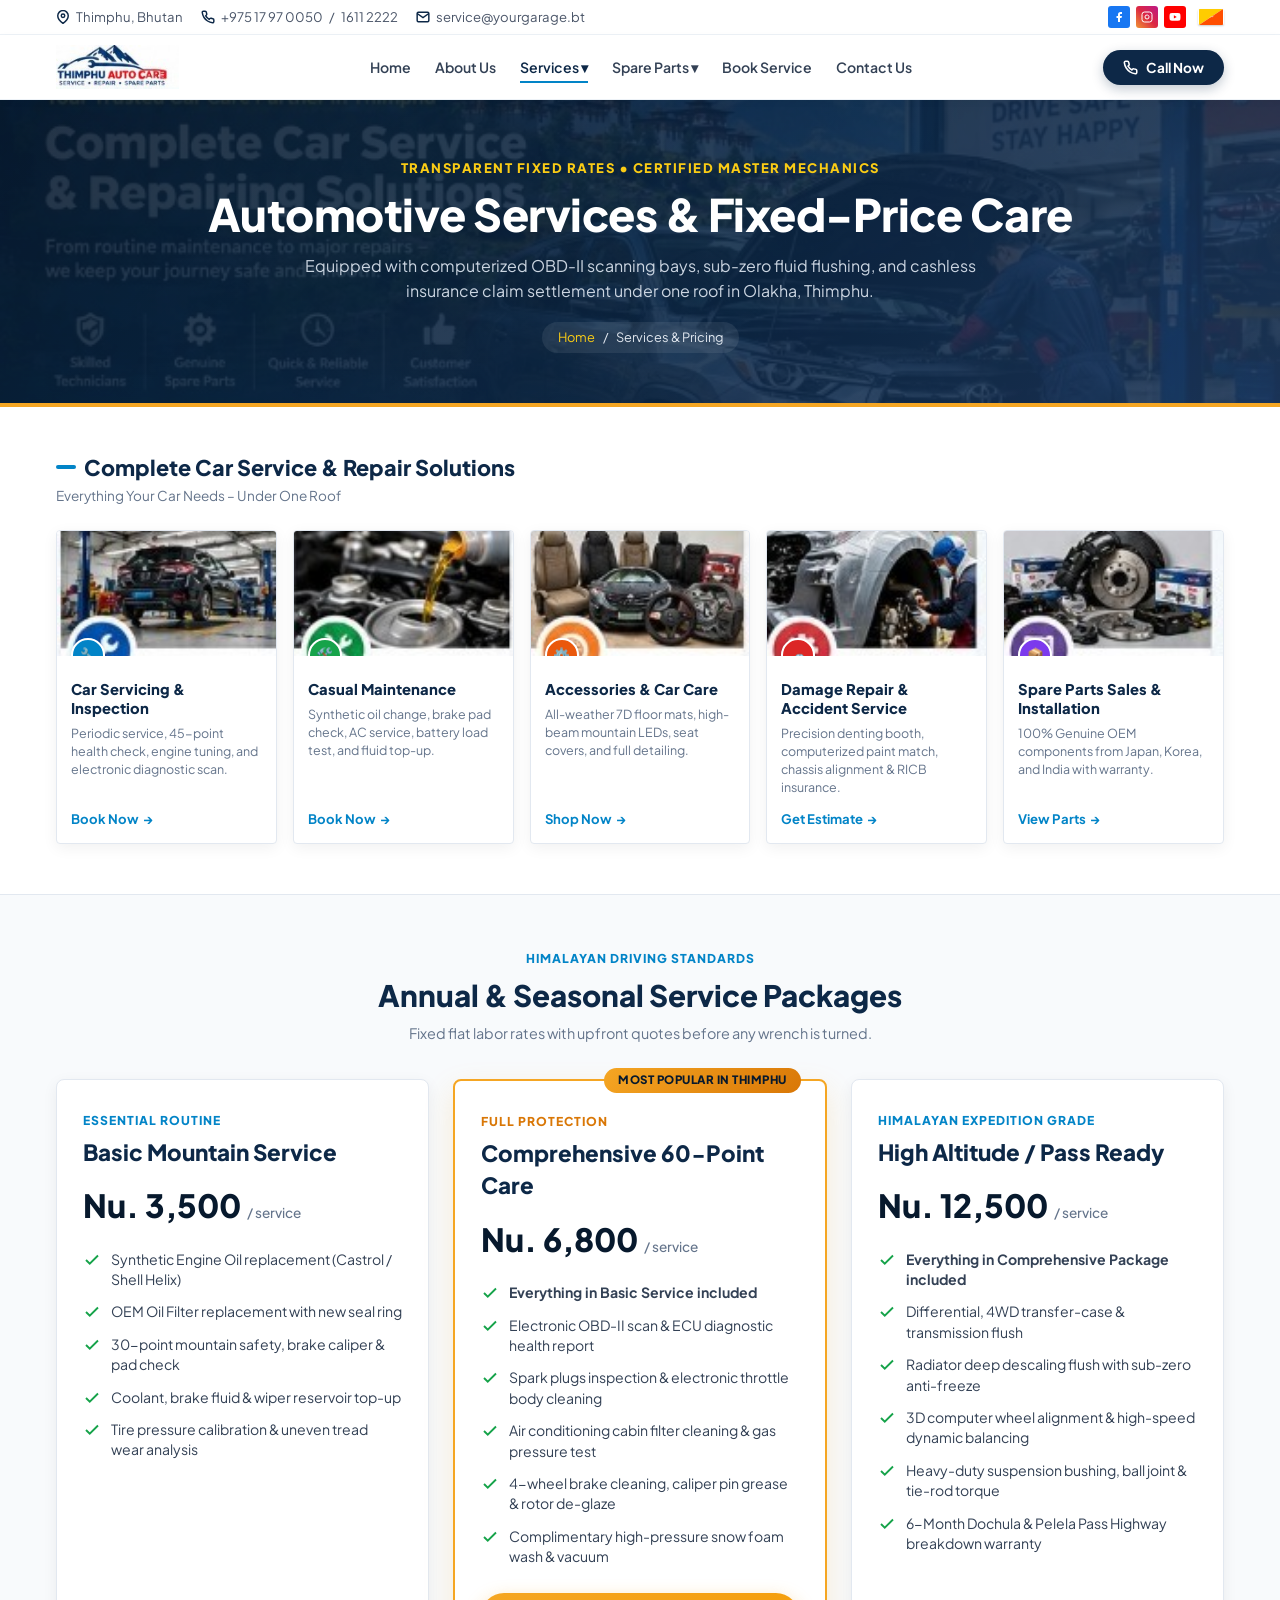
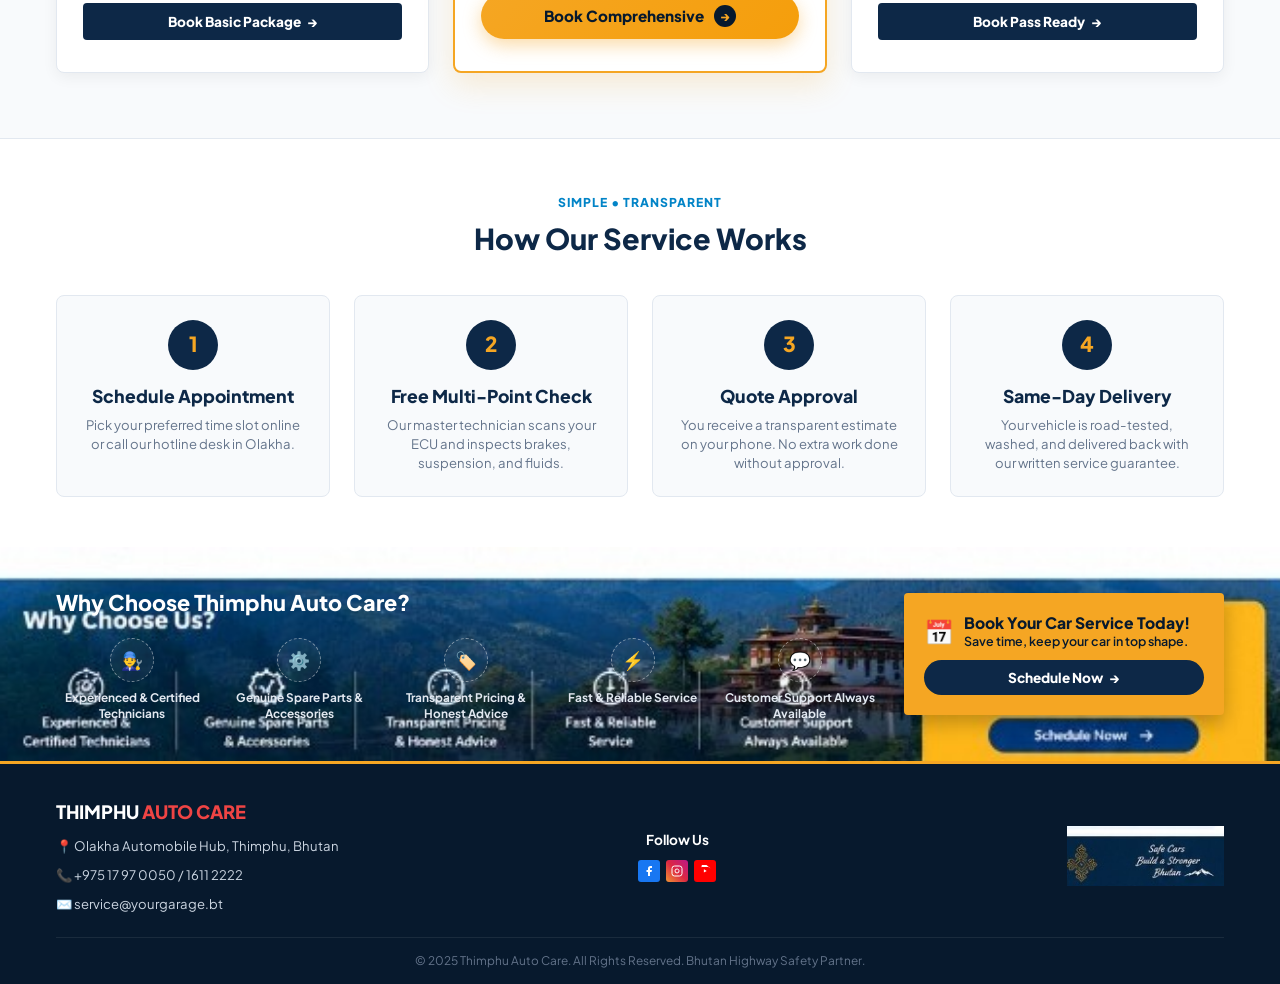
<file: services.html>
<!DOCTYPE html>
<html lang="en">
<head>
  <meta charset="UTF-8">
  <meta name="viewport" content="width=device-width, initial-scale=1.0">
  <title>Services &amp; Pricing | Thimphu Auto Care - Service • Repair • Spare Parts</title>
  <meta name="description" content="Transparent automotive servicing, mountain expedition prep, computer OBD-II diagnostics and cashless RICB collision repairs in Olakha, Thimphu.">
  <link rel="stylesheet" href="css/style.css">
  <link rel="preconnect" href="https://fonts.googleapis.com">
  <link rel="preconnect" href="https://fonts.gstatic.com" crossorigin>
  <link href="https://fonts.googleapis.com/css2?family=Plus+Jakarta+Sans:wght@500;600;700;800;900&display=swap" rel="stylesheet">
</head>
<body>

  <!-- TOP BAR (EXACT DESIGN MATCH) -->
  <header class="top-bar">
    <div class="container">
      <div class="top-bar-left">
        <div class="top-bar-item">
          <svg width="14" height="14" viewBox="0 0 24 24" fill="none" stroke="currentColor" stroke-width="2.5"><path d="M21 10c0 7-9 13-9 13s-9-6-9-13a9 9 0 0 1 18 0z"></path><circle cx="12" cy="10" r="3"></circle></svg>
          <span>Thimphu, Bhutan</span>
        </div>
        <div class="top-bar-item">
          <svg width="14" height="14" viewBox="0 0 24 24" fill="none" stroke="currentColor" stroke-width="2.5"><path d="M22 16.92v3a2 2 0 0 1-2.18 2 19.79 19.79 0 0 1-8.63-3.07 19.5 19.5 0 0 1-6-6 19.79 19.79 0 0 1-3.07-8.67A2 2 0 0 1 4.11 2h3a2 2 0 0 1 2 1.72 12.84 12.84 0 0 0 .7 2.81 2 2 0 0 1-.45 2.11L8.09 9.91a16 16 0 0 0 6 6l1.27-1.27a2 2 0 0 1 2.11-.45 12.84 12.84 0 0 0 2.81.7A2 2 0 0 1 22 16.92z"></path></svg>
          <a href="tel:+97517970050">+975 17 97 0050</a> / <a href="tel:16112222">1611 2222</a>
        </div>
        <div class="top-bar-item">
          <svg width="14" height="14" viewBox="0 0 24 24" fill="none" stroke="currentColor" stroke-width="2.5"><path d="M4 4h16c1.1 0 2 .9 2 2v12c0 1.1-.9 2-2 2H4c-1.1 0-2-.9-2-2V6c0-1.1.9-2 2-2z"></path><polyline points="22,6 12,13 2,6"></polyline></svg>
          <a href="mailto:service@yourgarage.bt">service@yourgarage.bt</a>
        </div>
      </div>

      <div class="top-bar-right">
        <div class="social-icons-group">
          <a href="#" class="social-circle fb" title="Facebook"><svg width="12" height="12" viewBox="0 0 24 24" fill="currentColor"><path d="M18 2h-3a5 5 0 0 0-5 5v3H7v4h3v8h4v-8h3l1-4h-4V7a1 1 0 0 1 1-1h3z"/></svg></a>
          <a href="#" class="social-circle ig" title="Instagram"><svg width="12" height="12" viewBox="0 0 24 24" fill="none" stroke="currentColor" stroke-width="2"><rect x="2" y="2" width="20" height="20" rx="5" ry="5"></rect><path d="M16 11.37A4 4 0 1 1 12.63 8 4 4 0 0 1 16 11.37z"></path></svg></a>
          <a href="#" class="social-circle yt" title="YouTube"><svg width="12" height="12" viewBox="0 0 24 24" fill="currentColor"><path d="M22.54 6.42a2.78 2.78 0 0 0-1.94-2C18.88 4 12 4 12 4s-6.88 0-8.6.46a2.78 2.78 0 0 0-1.94 2A29 29 0 0 0 1 11.75a29 29 0 0 0 .46 5.33A2.78 2.78 0 0 0 3.4 19c1.72.46 8.6.46 8.6.46s6.88 0 8.6-.46a2.78 2.78 0 0 0 1.94-2 29 29 0 0 0 .46-5.25 29 29 0 0 0-.46-5.33zM9.75 15.02V8.48l5.75 3.27-5.75 3.27z"/></svg></a>
        </div>
        <div class="bhutan-flag-box">
          <svg width="26" height="16" viewBox="0 0 600 400">
            <polygon points="0,400 600,0 0,0" fill="#ffcc00"/>
            <polygon points="0,400 600,400 600,0" fill="#ff4e00"/>
            <path d="M260,210 C270,195 290,190 310,200 C330,210 345,195 365,180 C380,168 395,175 410,165 Z" fill="#ffffff" opacity="0.9"/>
          </svg>
        </div>
      </div>
    </div>
  </header>

  <!-- MAIN NAVIGATION (EXACT DESIGN MATCH) -->
  <nav class="main-nav-header">
    <div class="container nav-container">
      <a href="index.html" class="site-logo">
        <img src="assets/logo.jpg" alt="Thimphu Auto Care Logo" class="logo-image">
      </a>

      <ul class="nav-menu-list">
        <li class="nav-menu-item"><a href="index.html">Home</a></li>
        <li class="nav-menu-item"><a href="about.html">About Us</a></li>
        <li class="nav-menu-item active"><a href="services.html">Services ▾</a></li>
        <li class="nav-menu-item"><a href="spare-parts.html">Spare Parts ▾</a></li>
        <li class="nav-menu-item"><a href="#quick-booking" data-open-modal="booking">Book Service</a></li>
        <li class="nav-menu-item"><a href="contact.html">Contact Us</a></li>
      </ul>

      <button type="button" class="btn-header-call" data-open-modal="call">
        <svg width="15" height="15" viewBox="0 0 24 24" fill="none" stroke="currentColor" stroke-width="2.5"><path d="M22 16.92v3a2 2 0 0 1-2.18 2 19.79 19.79 0 0 1-8.63-3.07 19.5 19.5 0 0 1-6-6 19.79 19.79 0 0 1-3.07-8.67A2 2 0 0 1 4.11 2h3a2 2 0 0 1 2 1.72 12.84 12.84 0 0 0 .7 2.81 2 2 0 0 1-.45 2.11L8.09 9.91a16 16 0 0 0 6 6l1.27-1.27a2 2 0 0 1 2.11-.45 12.84 12.84 0 0 0 2.81.7A2 2 0 0 1 22 16.92z"></path></svg>
        <span>Call Now</span>
      </button>
    </div>
  </nav>

  <!-- SUBPAGE HERO BANNER WITH REAL WORKSHOP BG -->
  <section class="subpage-hero">
    <div class="container">
      <span class="subpage-tagline">Transparent Fixed Rates &bull; Certified Master Mechanics</span>
      <h1 class="subpage-title">Automotive Services &amp; Fixed-Price Care</h1>
      <p class="subpage-desc">
        Equipped with computerized OBD-II scanning bays, sub-zero fluid flushing, and cashless insurance claim settlement under one roof in Olakha, Thimphu.
      </p>
      <div class="subpage-breadcrumb">
        <a href="index.html">Home</a>
        <span>/</span>
        <span>Services &amp; Pricing</span>
      </div>
    </div>
  </section>

  <!-- SECTION 1: 5 CORE SERVICE CARDS (MATCHING HOMEPAGE COMP) -->
  <section class="services-section">
    <div class="container">
      <div class="section-title-bar">
        <div class="section-head-left">
          <h2 class="section-pill-title">Complete Car Service &amp; Repair Solutions</h2>
          <span class="section-subtext">Everything Your Car Needs &ndash; Under One Roof</span>
        </div>
      </div>

      <div class="services-cards-grid">
        <!-- 1 -->
        <article class="service-box-card">
          <div class="service-photo-wrapper">
            <img src="assets/service-1.jpg" alt="Car Servicing & Inspection">
            <div class="service-category-badge blue">🔧</div>
          </div>
          <div class="service-content-body">
            <h3 class="service-item-title">Car Servicing &amp; Inspection</h3>
            <p class="service-item-desc">Periodic service, 45-point health check, engine tuning, and electronic diagnostic scan.</p>
            <button type="button" class="service-action-link" data-open-modal="booking" data-service="Car Servicing &amp; Inspection">
              <span>Book Now</span>
              <span>&rarr;</span>
            </button>
          </div>
        </article>

        <!-- 2 -->
        <article class="service-box-card">
          <div class="service-photo-wrapper">
            <img src="assets/service-2.jpg" alt="Casual Maintenance">
            <div class="service-category-badge green">🛠️</div>
          </div>
          <div class="service-content-body">
            <h3 class="service-item-title">Casual Maintenance</h3>
            <p class="service-item-desc">Synthetic oil change, brake pad check, AC service, battery load test, and fluid top-up.</p>
            <button type="button" class="service-action-link" data-open-modal="booking" data-service="Casual Maintenance">
              <span>Book Now</span>
              <span>&rarr;</span>
            </button>
          </div>
        </article>

        <!-- 3 -->
        <article class="service-box-card">
          <div class="service-photo-wrapper">
            <img src="assets/service-3.jpg" alt="Accessories & Car Care Products">
            <div class="service-category-badge orange">⚙️</div>
          </div>
          <div class="service-content-body">
            <h3 class="service-item-title">Accessories &amp; Car Care</h3>
            <p class="service-item-desc">All-weather 7D floor mats, high-beam mountain LEDs, seat covers, and full detailing.</p>
            <button type="button" class="service-action-link" data-open-modal="booking" data-service="Accessories &amp; Care">
              <span>Shop Now</span>
              <span>&rarr;</span>
            </button>
          </div>
        </article>

        <!-- 4 -->
        <article class="service-box-card">
          <div class="service-photo-wrapper">
            <img src="assets/service-4.jpg" alt="Damage Repair & Accident Service">
            <div class="service-category-badge red">🚗</div>
          </div>
          <div class="service-content-body">
            <h3 class="service-item-title">Damage Repair &amp; Accident Service</h3>
            <p class="service-item-desc">Precision denting booth, computerized paint match, chassis alignment &amp; RICB insurance.</p>
            <button type="button" class="service-action-link" data-open-modal="estimate">
              <span>Get Estimate</span>
              <span>&rarr;</span>
            </button>
          </div>
        </article>

        <!-- 5 -->
        <article class="service-box-card">
          <div class="service-photo-wrapper">
            <img src="assets/service-5.jpg" alt="Spare Parts Sales & Installation">
            <div class="service-category-badge purple">📦</div>
          </div>
          <div class="service-content-body">
            <h3 class="service-item-title">Spare Parts Sales &amp; Installation</h3>
            <p class="service-item-desc">100% Genuine OEM components from Japan, Korea, and India with warranty.</p>
            <button type="button" class="service-action-link" onclick="location.href='spare-parts.html'">
              <span>View Parts</span>
              <span>&rarr;</span>
            </button>
          </div>
        </article>
      </div>
    </div>
  </section>

  <!-- SECTION 2: TRANSPARENT FIXED PRICE PACKAGES -->
  <section style="background: #f8fafc; padding: 50px 0 65px; border-top: 1px solid #e2e8f0; border-bottom: 1px solid #e2e8f0;">
    <div class="container">
      <div style="text-align: center; max-width: 680px; margin: 0 auto 35px;">
        <span class="package-subheading">Himalayan Driving Standards</span>
        <h2 style="font-size: 1.85rem; font-weight: 900; color: #0d2847; margin-top: 6px;">Annual &amp; Seasonal Service Packages</h2>
        <p style="font-size: 0.9rem; color: #64748b; margin-top: 6px;">Fixed flat labor rates with upfront quotes before any wrench is turned.</p>
      </div>

      <div class="packages-grid">
        <!-- Package 1: Basic Service -->
        <div class="package-card">
          <span class="package-subheading">Essential Routine</span>
          <h3 class="package-title">Basic Mountain Service</h3>
          <div class="package-price">
            Nu. 3,500 <span class="package-price-period">/ service</span>
          </div>
          <ul class="package-features">
            <li>
              <svg width="18" height="18" viewBox="0 0 24 24" fill="none" stroke="currentColor" stroke-width="2.5"><polyline points="20 6 9 17 4 12"></polyline></svg>
              <span>Synthetic Engine Oil replacement (Castrol / Shell Helix)</span>
            </li>
            <li>
              <svg width="18" height="18" viewBox="0 0 24 24" fill="none" stroke="currentColor" stroke-width="2.5"><polyline points="20 6 9 17 4 12"></polyline></svg>
              <span>OEM Oil Filter replacement with new seal ring</span>
            </li>
            <li>
              <svg width="18" height="18" viewBox="0 0 24 24" fill="none" stroke="currentColor" stroke-width="2.5"><polyline points="20 6 9 17 4 12"></polyline></svg>
              <span>30-point mountain safety, brake caliper &amp; pad check</span>
            </li>
            <li>
              <svg width="18" height="18" viewBox="0 0 24 24" fill="none" stroke="currentColor" stroke-width="2.5"><polyline points="20 6 9 17 4 12"></polyline></svg>
              <span>Coolant, brake fluid &amp; wiper reservoir top-up</span>
            </li>
            <li>
              <svg width="18" height="18" viewBox="0 0 24 24" fill="none" stroke="currentColor" stroke-width="2.5"><polyline points="20 6 9 17 4 12"></polyline></svg>
              <span>Tire pressure calibration &amp; uneven tread wear analysis</span>
            </li>
          </ul>
          <button type="button" class="btn-form-submit" style="width: 100%;" data-open-modal="booking" data-service="Basic Mountain Service (Nu. 3,500)">
            <span>Book Basic Package</span>
            <span>&rarr;</span>
          </button>
        </div>

        <!-- Package 2: Comprehensive Service (Featured) -->
        <div class="package-card featured">
          <span class="package-badge">Most Popular in Thimphu</span>
          <span class="package-subheading">Full Protection</span>
          <h3 class="package-title">Comprehensive 60-Point Care</h3>
          <div class="package-price">
            Nu. 6,800 <span class="package-price-period">/ service</span>
          </div>
          <ul class="package-features">
            <li>
              <svg width="18" height="18" viewBox="0 0 24 24" fill="none" stroke="currentColor" stroke-width="2.5"><polyline points="20 6 9 17 4 12"></polyline></svg>
              <span><strong>Everything in Basic Service included</strong></span>
            </li>
            <li>
              <svg width="18" height="18" viewBox="0 0 24 24" fill="none" stroke="currentColor" stroke-width="2.5"><polyline points="20 6 9 17 4 12"></polyline></svg>
              <span>Electronic OBD-II scan &amp; ECU diagnostic health report</span>
            </li>
            <li>
              <svg width="18" height="18" viewBox="0 0 24 24" fill="none" stroke="currentColor" stroke-width="2.5"><polyline points="20 6 9 17 4 12"></polyline></svg>
              <span>Spark plugs inspection &amp; electronic throttle body cleaning</span>
            </li>
            <li>
              <svg width="18" height="18" viewBox="0 0 24 24" fill="none" stroke="currentColor" stroke-width="2.5"><polyline points="20 6 9 17 4 12"></polyline></svg>
              <span>Air conditioning cabin filter cleaning &amp; gas pressure test</span>
            </li>
            <li>
              <svg width="18" height="18" viewBox="0 0 24 24" fill="none" stroke="currentColor" stroke-width="2.5"><polyline points="20 6 9 17 4 12"></polyline></svg>
              <span>4-wheel brake cleaning, caliper pin grease &amp; rotor de-glaze</span>
            </li>
            <li>
              <svg width="18" height="18" viewBox="0 0 24 24" fill="none" stroke="currentColor" stroke-width="2.5"><polyline points="20 6 9 17 4 12"></polyline></svg>
              <span>Complimentary high-pressure snow foam wash &amp; vacuum</span>
            </li>
          </ul>
          <button type="button" class="btn-hero-booking" style="width: 100%; justify-content: center;" data-open-modal="booking" data-service="Comprehensive 60-Point Care (Nu. 6,800)">
            <span>Book Comprehensive</span>
            <span class="btn-arrow-circle">&rarr;</span>
          </button>
        </div>

        <!-- Package 3: High Altitude Pass Ready -->
        <div class="package-card">
          <span class="package-subheading">Himalayan Expedition Grade</span>
          <h3 class="package-title">High Altitude / Pass Ready</h3>
          <div class="package-price">
            Nu. 12,500 <span class="package-price-period">/ service</span>
          </div>
          <ul class="package-features">
            <li>
              <svg width="18" height="18" viewBox="0 0 24 24" fill="none" stroke="currentColor" stroke-width="2.5"><polyline points="20 6 9 17 4 12"></polyline></svg>
              <span><strong>Everything in Comprehensive Package included</strong></span>
            </li>
            <li>
              <svg width="18" height="18" viewBox="0 0 24 24" fill="none" stroke="currentColor" stroke-width="2.5"><polyline points="20 6 9 17 4 12"></polyline></svg>
              <span>Differential, 4WD transfer-case &amp; transmission flush</span>
            </li>
            <li>
              <svg width="18" height="18" viewBox="0 0 24 24" fill="none" stroke="currentColor" stroke-width="2.5"><polyline points="20 6 9 17 4 12"></polyline></svg>
              <span>Radiator deep descaling flush with sub-zero anti-freeze</span>
            </li>
            <li>
              <svg width="18" height="18" viewBox="0 0 24 24" fill="none" stroke="currentColor" stroke-width="2.5"><polyline points="20 6 9 17 4 12"></polyline></svg>
              <span>3D computer wheel alignment &amp; high-speed dynamic balancing</span>
            </li>
            <li>
              <svg width="18" height="18" viewBox="0 0 24 24" fill="none" stroke="currentColor" stroke-width="2.5"><polyline points="20 6 9 17 4 12"></polyline></svg>
              <span>Heavy-duty suspension bushing, ball joint &amp; tie-rod torque</span>
            </li>
            <li>
              <svg width="18" height="18" viewBox="0 0 24 24" fill="none" stroke="currentColor" stroke-width="2.5"><polyline points="20 6 9 17 4 12"></polyline></svg>
              <span>6-Month Dochula &amp; Pelela Pass Highway breakdown warranty</span>
            </li>
          </ul>
          <button type="button" class="btn-form-submit" style="width: 100%;" data-open-modal="booking" data-service="High Altitude / Pass Ready (Nu. 12,500)">
            <span>Book Pass Ready</span>
            <span>&rarr;</span>
          </button>
        </div>
      </div>
    </div>
  </section>

  <!-- SECTION 3: 4-STEP SERVICE WORKFLOW -->
  <section style="padding: 50px 0; background: #ffffff;">
    <div class="container">
      <div style="text-align: center; max-width: 650px; margin: 0 auto 35px;">
        <span class="package-subheading">Simple &bull; Transparent</span>
        <h2 style="font-size: 1.8rem; font-weight: 900; color: #0d2847; margin-top: 6px;">How Our Service Works</h2>
      </div>

      <div style="display: grid; grid-template-columns: repeat(auto-fit, minmax(240px, 1fr)); gap: 24px;">
        <div style="background: #f8fafc; border: 1px solid #e2e8f0; border-radius: 8px; padding: 24px; text-align: center;">
          <div style="width: 50px; height: 50px; border-radius: 50%; background: #0d2847; color: #f5a623; display: flex; align-items: center; justify-content: center; font-size: 1.3rem; font-weight: 900; margin: 0 auto 14px;">1</div>
          <h3 style="font-size: 1.1rem; font-weight: 800; color: #0d2847; margin-bottom: 6px;">Schedule Appointment</h3>
          <p style="font-size: 0.82rem; color: #64748b;">Pick your preferred time slot online or call our hotline desk in Olakha.</p>
        </div>

        <div style="background: #f8fafc; border: 1px solid #e2e8f0; border-radius: 8px; padding: 24px; text-align: center;">
          <div style="width: 50px; height: 50px; border-radius: 50%; background: #0d2847; color: #f5a623; display: flex; align-items: center; justify-content: center; font-size: 1.3rem; font-weight: 900; margin: 0 auto 14px;">2</div>
          <h3 style="font-size: 1.1rem; font-weight: 800; color: #0d2847; margin-bottom: 6px;">Free Multi-Point Check</h3>
          <p style="font-size: 0.82rem; color: #64748b;">Our master technician scans your ECU and inspects brakes, suspension, and fluids.</p>
        </div>

        <div style="background: #f8fafc; border: 1px solid #e2e8f0; border-radius: 8px; padding: 24px; text-align: center;">
          <div style="width: 50px; height: 50px; border-radius: 50%; background: #0d2847; color: #f5a623; display: flex; align-items: center; justify-content: center; font-size: 1.3rem; font-weight: 900; margin: 0 auto 14px;">3</div>
          <h3 style="font-size: 1.1rem; font-weight: 800; color: #0d2847; margin-bottom: 6px;">Quote Approval</h3>
          <p style="font-size: 0.82rem; color: #64748b;">You receive a transparent estimate on your phone. No extra work done without approval.</p>
        </div>

        <div style="background: #f8fafc; border: 1px solid #e2e8f0; border-radius: 8px; padding: 24px; text-align: center;">
          <div style="width: 50px; height: 50px; border-radius: 50%; background: #0d2847; color: #f5a623; display: flex; align-items: center; justify-content: center; font-size: 1.3rem; font-weight: 900; margin: 0 auto 14px;">4</div>
          <h3 style="font-size: 1.1rem; font-weight: 800; color: #0d2847; margin-bottom: 6px;">Same-Day Delivery</h3>
          <p style="font-size: 0.82rem; color: #64748b;">Your vehicle is road-tested, washed, and delivered back with our written service guarantee.</p>
        </div>
      </div>
    </div>
  </section>

  <!-- SECTION 4: WHY CHOOSE US? (EXACT HOMEPAGE COMP) -->
  <section class="why-choose-banner-section">
    <div class="container">
      <div class="why-choose-flex-row">
        <div>
          <h2 class="why-choose-heading">Why Choose Thimphu Auto Care?</h2>
          <div class="why-pillars-row">
            <div class="why-pillar-card">
              <div class="why-icon-circle-outline">👨‍🔧</div>
              <span class="why-pillar-text">Experienced &amp; Certified Technicians</span>
            </div>
            <div class="why-pillar-card">
              <div class="why-icon-circle-outline">⚙️</div>
              <span class="why-pillar-text">Genuine Spare Parts &amp; Accessories</span>
            </div>
            <div class="why-pillar-card">
              <div class="why-icon-circle-outline">🏷️</div>
              <span class="why-pillar-text">Transparent Pricing &amp; Honest Advice</span>
            </div>
            <div class="why-pillar-card">
              <div class="why-icon-circle-outline">⚡</div>
              <span class="why-pillar-text">Fast &amp; Reliable Service</span>
            </div>
            <div class="why-pillar-card">
              <div class="why-icon-circle-outline">💬</div>
              <span class="why-pillar-text">Customer Support Always Available</span>
            </div>
          </div>
        </div>

        <div class="why-booking-promo-box">
          <div class="promo-title-group">
            <span class="promo-calendar-icon">📅</span>
            <div>
              <div class="promo-main-title">Book Your Car Service Today!</div>
              <div class="promo-sub">Save time, keep your car in top shape.</div>
            </div>
          </div>
          <button type="button" class="btn-promo-schedule" data-open-modal="booking">
            <span>Schedule Now</span>
            <span>&rarr;</span>
          </button>
        </div>
      </div>
    </div>
  </section>

  <!-- MAIN FOOTER (EXACT DESIGN MATCH) -->
  <footer class="main-footer-section">
    <div class="container">
      <div class="footer-main-grid">
        <div class="footer-info-column">
          <div style="display: flex; align-items: center; gap: 8px;">
            <span style="font-weight: 900; font-size: 1.15rem; color: #fff;">THIMPHU <span style="color:#ef4444;">AUTO CARE</span></span>
          </div>
          <div class="footer-info-item"><span>📍 Olakha Automobile Hub, Thimphu, Bhutan</span></div>
          <div class="footer-info-item"><span>📞 +975 17 97 0050 / 1611 2222</span></div>
          <div class="footer-info-item"><span>✉️ service@yourgarage.bt</span></div>
        </div>

        <div class="footer-social-column">
          <span style="font-size: 0.85rem; font-weight: 700; color: #fff;">Follow Us</span>
          <div class="social-icons-group">
            <a href="#" class="social-circle fb"><svg width="12" height="12" viewBox="0 0 24 24" fill="currentColor"><path d="M18 2h-3a5 5 0 0 0-5 5v3H7v4h3v8h4v-8h3l1-4h-4V7a1 1 0 0 1 1-1h3z"/></svg></a>
            <a href="#" class="social-circle ig"><svg width="12" height="12" viewBox="0 0 24 24" fill="none" stroke="currentColor" stroke-width="2"><rect x="2" y="2" width="20" height="20" rx="5" ry="5"></rect><path d="M16 11.37A4 4 0 1 1 12.63 8 4 4 0 0 1 16 11.37z"></path></svg></a>
            <a href="#" class="social-circle yt"><svg width="12" height="12" viewBox="0 0 24 24" fill="currentColor"><path d="M22.54 6.42a2.78 2.78 0 0 0-1.94-2C18.88 4 12 4 12 4s-6.88 0-8.6.46a2.78 2.78 0 0 0 1.94-2 29 29 0 0 0 .46-5.25 29 29 0 0 0-.46-5.33zM9.75 15.02V8.48l5.75 3.27-5.75 3.27z"/></svg></a>
          </div>
        </div>

        <div class="footer-seal-column">
          <img src="assets/footer-seal.jpg" alt="Safe Cars Build a Stronger Bhutan" class="footer-seal-img">
        </div>
      </div>

      <div class="footer-bottom-bar">
        <p>&copy; 2025 Thimphu Auto Care. All Rights Reserved. Bhutan Highway Safety Partner.</p>
      </div>
    </div>
  </footer>

  <!-- NATIVE MODAL 1: BOOKING MODAL -->
  <dialog id="bookingModal" aria-labelledby="bookingModalTitle">
    <div class="modal-head-bar">
      <span id="bookingModalTitle">Schedule Auto Service Appointment</span>
      <button type="button" data-close-modal="bookingModal" style="background:none; border:none; color:#fff; font-size:1.2rem; cursor:pointer;">✕</button>
    </div>
    <div class="modal-inner-body">
      <form id="modalBookingForm">
        <div style="display:grid; grid-template-columns:1fr 1fr; gap:12px; margin-bottom:12px;">
          <input type="text" id="bookingCustomerName" placeholder="Full Name" class="form-field-input" style="padding-left:12px;" required>
          <input type="tel" placeholder="Phone Number" class="form-field-input" style="padding-left:12px;" required>
        </div>
        <div style="display:grid; grid-template-columns:1fr 1fr; gap:12px; margin-bottom:12px;">
          <input type="text" placeholder="Car Model (e.g. Hilux / Swift)" class="form-field-input" style="padding-left:12px;" required>
          <input type="date" class="form-field-input" style="padding-left:12px;" required>
        </div>
        <div style="margin-bottom:14px;">
          <select id="modalServiceSelect" class="form-field-select" style="padding-left:12px;" required>
            <option value="Basic Mountain Service (Nu. 3,500)">Basic Mountain Service (Nu. 3,500)</option>
            <option value="Comprehensive 60-Point Care (Nu. 6,800)">Comprehensive 60-Point Care (Nu. 6,800)</option>
            <option value="High Altitude / Pass Ready (Nu. 12,500)">High Altitude / Pass Ready (Nu. 12,500)</option>
            <option value="Car Servicing &amp; Inspection">Car Servicing &amp; Inspection</option>
            <option value="Casual Maintenance">Casual Maintenance</option>
            <option value="Accessories &amp; Care">Accessories &amp; Car Care Products</option>
            <option value="Damage Repair">Damage Repair &amp; Accident Service</option>
            <option value="Spare Parts">Spare Parts Sales &amp; Installation</option>
          </select>
        </div>
        <button type="submit" class="btn-form-submit" style="width:100%; background:#f5a623; color:#07192d; font-size:0.95rem; padding:12px;">
          Confirm Booking Appointment
        </button>
      </form>
    </div>
  </dialog>

  <!-- NATIVE MODAL 2: CALL NOW -->
  <dialog id="callModal" aria-labelledby="callModalTitle">
    <div class="modal-head-bar">
      <span id="callModalTitle">Call Thimphu Auto Care</span>
      <button type="button" data-close-modal="callModal" style="background:none; border:none; color:#fff; font-size:1.2rem; cursor:pointer;">✕</button>
    </div>
    <div class="modal-inner-body" style="text-align:center;">
      <p style="margin-bottom:16px; color:#475569; font-size:0.9rem;">Speak directly with our service advisor or 24/7 breakdown recovery desk.</p>
      <div style="display:flex; flex-direction:column; gap:10px; max-width:280px; margin:0 auto 16px;">
        <a href="tel:+97517970050" class="btn-form-submit" style="background:#0d2847; text-decoration:none;">📞 Hotline: +975 17 97 0050</a>
        <a href="tel:16112222" class="btn-form-submit" style="background:#e2e8f0; color:#0d2847; text-decoration:none;">☎️ Landline: 1611 2222</a>
      </div>
      <span style="font-size:0.75rem; color:#94a3b8;">Olakha, Thimphu, Kingdom of Bhutan</span>
    </div>
  </dialog>

  <!-- NATIVE MODAL 3: ESTIMATE -->
  <dialog id="estimateModal" aria-labelledby="estimateModalTitle">
    <div class="modal-head-bar">
      <span id="estimateModalTitle">Damage Repair &amp; Accident Estimate</span>
      <button type="button" data-close-modal="estimateModal" style="background:none; border:none; color:#fff; font-size:1.2rem; cursor:pointer;">✕</button>
    </div>
    <div class="modal-inner-body">
      <form id="estimateForm">
        <p style="font-size:0.85rem; color:#64748b; margin-bottom:14px;">We process direct cashless claims with RICB and Bhutan Insurance Limited (BIL).</p>
        <div style="margin-bottom:10px;">
          <input type="text" placeholder="Your Name" class="form-field-input" style="padding-left:12px;" required>
        </div>
        <div style="display:grid; grid-template-columns:1fr 1fr; gap:10px; margin-bottom:12px;">
          <input type="tel" placeholder="Phone Number" class="form-field-input" style="padding-left:12px;" required>
          <select class="form-field-select" style="padding-left:12px;">
            <option>RICB Insurance</option>
            <option>BIL Insurance</option>
            <option>Private / Self</option>
          </select>
        </div>
        <button type="submit" class="btn-form-submit" style="width:100%;">Submit for Free Estimate</button>
      </form>
    </div>
  </dialog>

  <script src="js/main.js"></script>
</body>
</html>
</file>
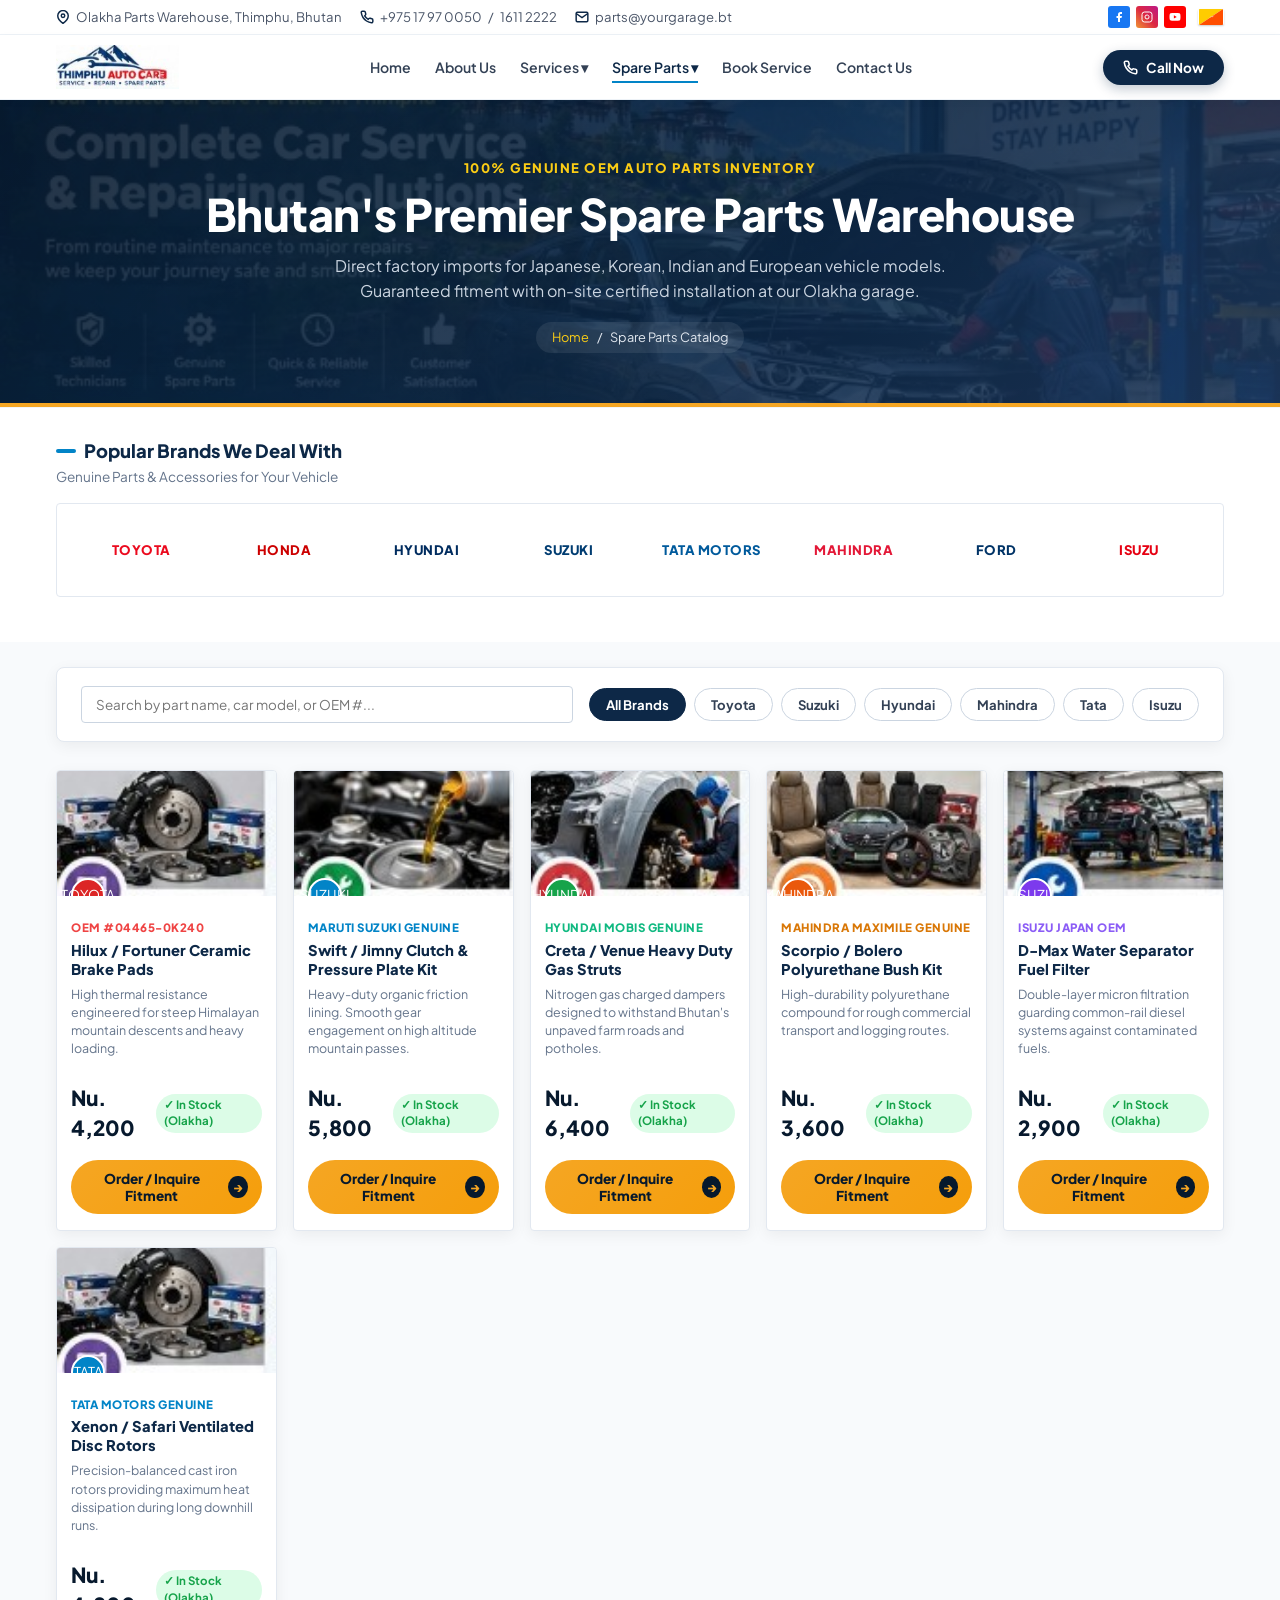
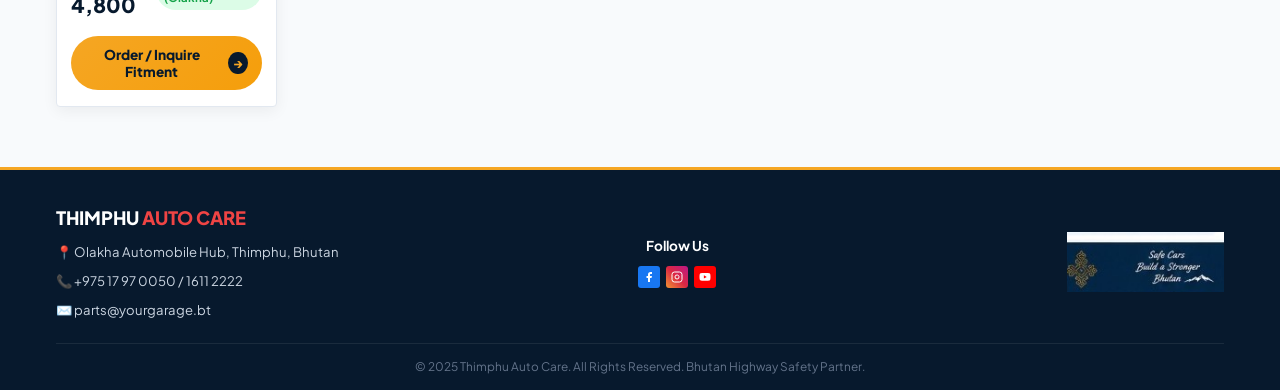
<file: spare-parts.html>
<!DOCTYPE html>
<html lang="en">
<head>
  <meta charset="UTF-8">
  <meta name="viewport" content="width=device-width, initial-scale=1.0">
  <title>Genuine Spare Parts Catalog | Thimphu Auto Care - Service • Repair • Spare Parts</title>
  <meta name="description" content="100% Genuine OEM Auto Parts in Bhutan. Toyota, Hyundai, Suzuki, Tata, Mahindra & Isuzu genuine parts inventory in Olakha, Thimphu.">
  <link rel="stylesheet" href="css/style.css">
  <link rel="preconnect" href="https://fonts.googleapis.com">
  <link rel="preconnect" href="https://fonts.gstatic.com" crossorigin>
  <link href="https://fonts.googleapis.com/css2?family=Plus+Jakarta+Sans:wght@500;600;700;800;900&display=swap" rel="stylesheet">
</head>
<body>

  <!-- TOP BAR -->
  <header class="top-bar">
    <div class="container">
      <div class="top-bar-left">
        <div class="top-bar-item">
          <svg width="14" height="14" viewBox="0 0 24 24" fill="none" stroke="currentColor" stroke-width="2.5"><path d="M21 10c0 7-9 13-9 13s-9-6-9-13a9 9 0 0 1 18 0z"></path><circle cx="12" cy="10" r="3"></circle></svg>
          <span>Olakha Parts Warehouse, Thimphu, Bhutan</span>
        </div>
        <div class="top-bar-item">
          <svg width="14" height="14" viewBox="0 0 24 24" fill="none" stroke="currentColor" stroke-width="2.5"><path d="M22 16.92v3a2 2 0 0 1-2.18 2 19.79 19.79 0 0 1-8.63-3.07 19.5 19.5 0 0 1-6-6 19.79 19.79 0 0 1-3.07-8.67A2 2 0 0 1 4.11 2h3a2 2 0 0 1 2 1.72 12.84 12.84 0 0 0 .7 2.81 2 2 0 0 1-.45 2.11L8.09 9.91a16 16 0 0 0 6 6l1.27-1.27a2 2 0 0 1 2.11-.45 12.84 12.84 0 0 0 2.81.7A2 2 0 0 1 22 16.92z"></path></svg>
          <a href="tel:+97517970050">+975 17 97 0050</a> / <a href="tel:16112222">1611 2222</a>
        </div>
        <div class="top-bar-item">
          <svg width="14" height="14" viewBox="0 0 24 24" fill="none" stroke="currentColor" stroke-width="2.5"><path d="M4 4h16c1.1 0 2 .9 2 2v12c0 1.1-.9 2-2 2H4c-1.1 0-2-.9-2-2V6c0-1.1.9-2 2-2z"></path><polyline points="22,6 12,13 2,6"></polyline></svg>
          <a href="mailto:parts@yourgarage.bt">parts@yourgarage.bt</a>
        </div>
      </div>

      <div class="top-bar-right">
        <div class="social-icons-group">
          <a href="#" class="social-circle fb" title="Facebook"><svg width="12" height="12" viewBox="0 0 24 24" fill="currentColor"><path d="M18 2h-3a5 5 0 0 0-5 5v3H7v4h3v8h4v-8h3l1-4h-4V7a1 1 0 0 1 1-1h3z"/></svg></a>
          <a href="#" class="social-circle ig" title="Instagram"><svg width="12" height="12" viewBox="0 0 24 24" fill="none" stroke="currentColor" stroke-width="2"><rect x="2" y="2" width="20" height="20" rx="5" ry="5"></rect><path d="M16 11.37A4 4 0 1 1 12.63 8 4 4 0 0 1 16 11.37z"></path></svg></a>
          <a href="#" class="social-circle yt" title="YouTube"><svg width="12" height="12" viewBox="0 0 24 24" fill="currentColor"><path d="M22.54 6.42a2.78 2.78 0 0 0-1.94-2C18.88 4 12 4 12 4s-6.88 0-8.6.46a2.78 2.78 0 0 0-1.94 2A29 29 0 0 0 1 11.75a29 29 0 0 0 .46 5.33A2.78 2.78 0 0 0 3.4 19c1.72.46 8.6.46 8.6.46s6.88 0 8.6-.46a2.78 2.78 0 0 0 1.94-2 29 29 0 0 0 .46-5.25 29 29 0 0 0-.46-5.33zM9.75 15.02V8.48l5.75 3.27-5.75 3.27z"/></svg></a>
        </div>
        <div class="bhutan-flag-box">
          <svg width="26" height="16" viewBox="0 0 600 400">
            <polygon points="0,400 600,0 0,0" fill="#ffcc00"/>
            <polygon points="0,400 600,400 600,0" fill="#ff4e00"/>
            <path d="M260,210 C270,195 290,190 310,200 C330,210 345,195 365,180 C380,168 395,175 410,165 Z" fill="#ffffff" opacity="0.9"/>
          </svg>
        </div>
      </div>
    </div>
  </header>

  <!-- MAIN NAVIGATION -->
  <nav class="main-nav-header">
    <div class="container nav-container">
      <a href="index.html" class="site-logo">
        <img src="assets/logo.jpg" alt="Thimphu Auto Care Logo" class="logo-image">
      </a>

      <ul class="nav-menu-list">
        <li class="nav-menu-item"><a href="index.html">Home</a></li>
        <li class="nav-menu-item"><a href="about.html">About Us</a></li>
        <li class="nav-menu-item"><a href="services.html">Services ▾</a></li>
        <li class="nav-menu-item active"><a href="spare-parts.html">Spare Parts ▾</a></li>
        <li class="nav-menu-item"><a href="index.html#quick-booking" data-open-modal="booking">Book Service</a></li>
        <li class="nav-menu-item"><a href="contact.html">Contact Us</a></li>
      </ul>

      <button type="button" class="btn-header-call" data-open-modal="call">
        <svg width="15" height="15" viewBox="0 0 24 24" fill="none" stroke="currentColor" stroke-width="2.5"><path d="M22 16.92v3a2 2 0 0 1-2.18 2 19.79 19.79 0 0 1-8.63-3.07 19.5 19.5 0 0 1-6-6 19.79 19.79 0 0 1-3.07-8.67A2 2 0 0 1 4.11 2h3a2 2 0 0 1 2 1.72 12.84 12.84 0 0 0 .7 2.81 2 2 0 0 1-.45 2.11L8.09 9.91a16 16 0 0 0 6 6l1.27-1.27a2 2 0 0 1 2.11-.45 12.84 12.84 0 0 0 2.81.7A2 2 0 0 1 22 16.92z"></path></svg>
        <span>Call Now</span>
      </button>
    </div>
  </nav>

  <!-- SUBPAGE HERO BANNER -->
  <section class="subpage-hero">
    <div class="container">
      <span class="subpage-tagline">100% Genuine OEM Auto Parts Inventory</span>
      <h1 class="subpage-title">Bhutan's Premier Spare Parts Warehouse</h1>
      <p class="subpage-desc">
        Direct factory imports for Japanese, Korean, Indian and European vehicle models. Guaranteed fitment with on-site certified installation at our Olakha garage.
      </p>
      <div class="subpage-breadcrumb">
        <a href="index.html">Home</a>
        <span>/</span>
        <span>Spare Parts Catalog</span>
      </div>
    </div>
  </section>

  <!-- POPULAR BRANDS ROW (MATCHING DESIGN COMP) -->
  <section class="brands-showcase-section">
    <div class="container">
      <div class="section-title-bar" style="margin-bottom: 16px;">
        <div class="section-head-left">
          <h2 class="section-pill-title" style="font-size: 1.15rem;">Popular Brands We Deal With</h2>
          <span class="section-subtext">Genuine Parts &amp; Accessories for Your Vehicle</span>
        </div>
      </div>

      <div class="brands-container-box">
        <div class="brands-grid-row">
          <div class="brand-tile-item" onclick="filterByBrand('Toyota')"><span class="brand-logo-name" style="color: #eb0a1e;">TOYOTA</span></div>
          <div class="brand-tile-item" onclick="filterByBrand('Honda')"><span class="brand-logo-name" style="color: #cc0000;">HONDA</span></div>
          <div class="brand-tile-item" onclick="filterByBrand('Hyundai')"><span class="brand-logo-name" style="color: #002c5f;">HYUNDAI</span></div>
          <div class="brand-tile-item" onclick="filterByBrand('Suzuki')"><span class="brand-logo-name" style="color: #003c71;">SUZUKI</span></div>
          <div class="brand-tile-item" onclick="filterByBrand('Tata')"><span class="brand-logo-name" style="color: #005a9c;">TATA MOTORS</span></div>
          <div class="brand-tile-item" onclick="filterByBrand('Mahindra')"><span class="brand-logo-name" style="color: #e31837;">MAHINDRA</span></div>
          <div class="brand-tile-item" onclick="filterByBrand('Ford')"><span class="brand-logo-name" style="color: #003366;">FORD</span></div>
          <div class="brand-tile-item" onclick="filterByBrand('Isuzu')"><span class="brand-logo-name" style="color: #e60012;">ISUZU</span></div>
        </div>
      </div>
    </div>
  </section>

  <!-- SEARCH & FILTER TOOLBAR -->
  <section style="background: #f8fafc; padding: 25px 0 60px;">
    <div class="container">
      <div class="brand-filter-toolbar">
        <div class="parts-search-input-box">
          <input type="search" id="partsSearchInput" class="form-field-input" placeholder="Search by part name, car model, or OEM #..." style="padding-left: 14px;">
        </div>

        <div class="brand-pills-row" id="brandFilterButtonGroup">
          <button type="button" class="brand-filter-btn active" onclick="filterByBrand('all')">All Brands</button>
          <button type="button" class="brand-filter-btn" onclick="filterByBrand('Toyota')">Toyota</button>
          <button type="button" class="brand-filter-btn" onclick="filterByBrand('Suzuki')">Suzuki</button>
          <button type="button" class="brand-filter-btn" onclick="filterByBrand('Hyundai')">Hyundai</button>
          <button type="button" class="brand-filter-btn" onclick="filterByBrand('Mahindra')">Mahindra</button>
          <button type="button" class="brand-filter-btn" onclick="filterByBrand('Tata')">Tata</button>
          <button type="button" class="brand-filter-btn" onclick="filterByBrand('Isuzu')">Isuzu</button>
        </div>
      </div>

      <!-- PARTS GRID -->
      <div class="services-cards-grid" id="partsGridContainer">
        <!-- Part 1: Toyota Ceramic Brake Pad Set -->
        <article class="service-box-card part-card-item" data-brand="Toyota" data-title="Toyota Hilux Fortuner Ceramic Brake Pad Set OEM">
          <div class="service-photo-wrapper">
            <img src="assets/service-5.jpg" alt="Toyota Hilux Brake Pads">
            <div class="service-category-badge red">TOYOTA</div>
          </div>
          <div class="service-content-body">
            <span class="part-card-oem">OEM #04465-0K240</span>
            <h3 class="service-item-title" style="margin-top: 4px;">Hilux / Fortuner Ceramic Brake Pads</h3>
            <p class="service-item-desc">High thermal resistance engineered for steep Himalayan mountain descents and heavy loading.</p>
            <div class="part-card-price-row">
              <span class="part-card-price">Nu. 4,200</span>
              <span class="part-stock-tag">✓ In Stock (Olakha)</span>
            </div>
            <button type="button" class="btn-hero-booking" style="width: 100%; justify-content: center; font-size: 0.85rem; padding: 10px 14px; box-shadow:none;" data-open-modal="booking" data-service="Toyota Brake Pads (Nu. 4,200)">
              <span>Order / Inquire Fitment</span>
              <span class="btn-arrow-circle">&rarr;</span>
            </button>
          </div>
        </article>

        <!-- Part 2: Suzuki Swift / Jimny Clutch Assembly -->
        <article class="service-box-card part-card-item" data-brand="Suzuki" data-title="Suzuki Swift Jimny OEM Clutch Plate & Pressure Plate">
          <div class="service-photo-wrapper">
            <img src="assets/service-2.jpg" alt="Suzuki Clutch Kit">
            <div class="service-category-badge blue">SUZUKI</div>
          </div>
          <div class="service-content-body">
            <span class="part-card-oem" style="color: #0284c7;">Maruti Suzuki Genuine</span>
            <h3 class="service-item-title" style="margin-top: 4px;">Swift / Jimny Clutch &amp; Pressure Plate Kit</h3>
            <p class="service-item-desc">Heavy-duty organic friction lining. Smooth gear engagement on high altitude mountain passes.</p>
            <div class="part-card-price-row">
              <span class="part-card-price">Nu. 5,800</span>
              <span class="part-stock-tag">✓ In Stock (Olakha)</span>
            </div>
            <button type="button" class="btn-hero-booking" style="width: 100%; justify-content: center; font-size: 0.85rem; padding: 10px 14px; box-shadow:none;" data-open-modal="booking" data-service="Suzuki Clutch Kit (Nu. 5,800)">
              <span>Order / Inquire Fitment</span>
              <span class="btn-arrow-circle">&rarr;</span>
            </button>
          </div>
        </article>

        <!-- Part 3: Hyundai Creta / Tucson Front Shock Absorber -->
        <article class="service-box-card part-card-item" data-brand="Hyundai" data-title="Hyundai Creta Tucson Mobis Gas Shock Absorber">
          <div class="service-photo-wrapper">
            <img src="assets/service-4.jpg" alt="Hyundai Shock Absorber">
            <div class="service-category-badge green">HYUNDAI</div>
          </div>
          <div class="service-content-body">
            <span class="part-card-oem" style="color: #10b981;">Hyundai Mobis Genuine</span>
            <h3 class="service-item-title" style="margin-top: 4px;">Creta / Venue Heavy Duty Gas Struts</h3>
            <p class="service-item-desc">Nitrogen gas charged dampers designed to withstand Bhutan's unpaved farm roads and potholes.</p>
            <div class="part-card-price-row">
              <span class="part-card-price">Nu. 6,400</span>
              <span class="part-stock-tag">✓ In Stock (Olakha)</span>
            </div>
            <button type="button" class="btn-hero-booking" style="width: 100%; justify-content: center; font-size: 0.85rem; padding: 10px 14px; box-shadow:none;" data-open-modal="booking" data-service="Hyundai Gas Struts (Nu. 6,400)">
              <span>Order / Inquire Fitment</span>
              <span class="btn-arrow-circle">&rarr;</span>
            </button>
          </div>
        </article>

        <!-- Part 4: Mahindra Scorpio / Bolero Suspension Bushing -->
        <article class="service-box-card part-card-item" data-brand="Mahindra" data-title="Mahindra Scorpio Bolero PU Suspension Bush Kit Tie Rods">
          <div class="service-photo-wrapper">
            <img src="assets/service-3.jpg" alt="Mahindra Suspension Kit">
            <div class="service-category-badge orange">MAHINDRA</div>
          </div>
          <div class="service-content-body">
            <span class="part-card-oem" style="color: #d97706;">Mahindra Maximile Genuine</span>
            <h3 class="service-item-title" style="margin-top: 4px;">Scorpio / Bolero Polyurethane Bush Kit</h3>
            <p class="service-item-desc">High-durability polyurethane compound for rough commercial transport and logging routes.</p>
            <div class="part-card-price-row">
              <span class="part-card-price">Nu. 3,600</span>
              <span class="part-stock-tag">✓ In Stock (Olakha)</span>
            </div>
            <button type="button" class="btn-hero-booking" style="width: 100%; justify-content: center; font-size: 0.85rem; padding: 10px 14px; box-shadow:none;" data-open-modal="booking" data-service="Mahindra Bush Kit (Nu. 3,600)">
              <span>Order / Inquire Fitment</span>
              <span class="btn-arrow-circle">&rarr;</span>
            </button>
          </div>
        </article>

        <!-- Part 5: Isuzu D-Max Fuel Injector & Filter -->
        <article class="service-box-card part-card-item" data-brand="Isuzu" data-title="Isuzu D-Max Common Rail Diesel Fuel Filter & Sensor">
          <div class="service-photo-wrapper">
            <img src="assets/service-1.jpg" alt="Isuzu Fuel Filter">
            <div class="service-category-badge purple">ISUZU</div>
          </div>
          <div class="service-content-body">
            <span class="part-card-oem" style="color: #8b5cf6;">Isuzu Japan OEM</span>
            <h3 class="service-item-title" style="margin-top: 4px;">D-Max Water Separator Fuel Filter</h3>
            <p class="service-item-desc">Double-layer micron filtration guarding common-rail diesel systems against contaminated fuels.</p>
            <div class="part-card-price-row">
              <span class="part-card-price">Nu. 2,900</span>
              <span class="part-stock-tag">✓ In Stock (Olakha)</span>
            </div>
            <button type="button" class="btn-hero-booking" style="width: 100%; justify-content: center; font-size: 0.85rem; padding: 10px 14px; box-shadow:none;" data-open-modal="booking" data-service="Isuzu D-Max Fuel Filter (Nu. 2,900)">
              <span>Order / Inquire Fitment</span>
              <span class="btn-arrow-circle">&rarr;</span>
            </button>
          </div>
        </article>

        <!-- Part 6: Tata Xenon / Safari Brake Rotors -->
        <article class="service-box-card part-card-item" data-brand="Tata" data-title="Tata Xenon Safari Front Ventilated Brake Disc Rotors">
          <div class="service-photo-wrapper">
            <img src="assets/service-5.jpg" alt="Tata Brake Disc Rotors">
            <div class="service-category-badge blue">TATA</div>
          </div>
          <div class="service-content-body">
            <span class="part-card-oem" style="color: #0284c7;">Tata Motors Genuine</span>
            <h3 class="service-item-title" style="margin-top: 4px;">Xenon / Safari Ventilated Disc Rotors</h3>
            <p class="service-item-desc">Precision-balanced cast iron rotors providing maximum heat dissipation during long downhill runs.</p>
            <div class="part-card-price-row">
              <span class="part-card-price">Nu. 4,800</span>
              <span class="part-stock-tag">✓ In Stock (Olakha)</span>
            </div>
            <button type="button" class="btn-hero-booking" style="width: 100%; justify-content: center; font-size: 0.85rem; padding: 10px 14px; box-shadow:none;" data-open-modal="booking" data-service="Tata Disc Rotors (Nu. 4,800)">
              <span>Order / Inquire Fitment</span>
              <span class="btn-arrow-circle">&rarr;</span>
            </button>
          </div>
        </article>
      </div>
    </div>
  </section>

  <!-- MAIN FOOTER -->
  <footer class="main-footer-section">
    <div class="container">
      <div class="footer-main-grid">
        <div class="footer-info-column">
          <div style="display: flex; align-items: center; gap: 8px;">
            <span style="font-weight: 900; font-size: 1.15rem; color: #fff;">THIMPHU <span style="color:#ef4444;">AUTO CARE</span></span>
          </div>
          <div class="footer-info-item"><span>📍 Olakha Automobile Hub, Thimphu, Bhutan</span></div>
          <div class="footer-info-item"><span>📞 +975 17 97 0050 / 1611 2222</span></div>
          <div class="footer-info-item"><span>✉️ parts@yourgarage.bt</span></div>
        </div>

        <div class="footer-social-column">
          <span style="font-size: 0.85rem; font-weight: 700; color: #fff;">Follow Us</span>
          <div class="social-icons-group">
            <a href="#" class="social-circle fb"><svg width="12" height="12" viewBox="0 0 24 24" fill="currentColor"><path d="M18 2h-3a5 5 0 0 0-5 5v3H7v4h3v8h4v-8h3l1-4h-4V7a1 1 0 0 1 1-1h3z"/></svg></a>
            <a href="#" class="social-circle ig"><svg width="12" height="12" viewBox="0 0 24 24" fill="none" stroke="currentColor" stroke-width="2"><rect x="2" y="2" width="20" height="20" rx="5" ry="5"></rect><path d="M16 11.37A4 4 0 1 1 12.63 8 4 4 0 0 1 16 11.37z"></path></svg></a>
            <a href="#" class="social-circle yt"><svg width="12" height="12" viewBox="0 0 24 24" fill="currentColor"><path d="M22.54 6.42a2.78 2.78 0 0 0-1.94-2C18.88 4 12 4 12 4s-6.88 0-8.6.46a2.78 2.78 0 0 0-1.94 2A29 29 0 0 0 1 11.75a29 29 0 0 0 .46 5.33A2.78 2.78 0 0 0 3.4 19c1.72.46 8.6.46 8.6.46s6.88 0 8.6-.46a2.78 2.78 0 0 0 1.94-2 29 29 0 0 0 .46-5.25 29 29 0 0 0-.46-5.33zM9.75 15.02V8.48l5.75 3.27-5.75 3.27z"/></svg></a>
          </div>
        </div>

        <div class="footer-seal-column">
          <img src="assets/footer-seal.jpg" alt="Safe Cars Build a Stronger Bhutan" class="footer-seal-img">
        </div>
      </div>

      <div class="footer-bottom-bar">
        <p>&copy; 2025 Thimphu Auto Care. All Rights Reserved. Bhutan Highway Safety Partner.</p>
      </div>
    </div>
  </footer>

  <!-- NATIVE MODAL: PART INQUIRY / BOOKING -->
  <dialog id="bookingModal" aria-labelledby="bookingModalTitle">
    <div class="modal-head-bar">
      <span id="bookingModalTitle">Spare Part Fitment &amp; Order Inquiry</span>
      <button type="button" data-close-modal="bookingModal" style="background:none; border:none; color:#fff; font-size:1.2rem; cursor:pointer;">✕</button>
    </div>
    <div class="modal-inner-body">
      <form id="modalBookingForm">
        <div style="display:grid; grid-template-columns:1fr 1fr; gap:12px; margin-bottom:12px;">
          <input type="text" id="bookingCustomerName" placeholder="Your Name" class="form-field-input" style="padding-left:12px;" required>
          <input type="tel" placeholder="Phone Number" class="form-field-input" style="padding-left:12px;" required>
        </div>
        <div style="margin-bottom:12px;">
          <input type="text" id="inquiryPartField" placeholder="Part Required / Selected Item" class="form-field-input" style="padding-left:12px;" required>
        </div>
        <div style="display:grid; grid-template-columns:1fr 1fr; gap:12px; margin-bottom:14px;">
          <input type="text" placeholder="Vehicle Registration / Chassis #" class="form-field-input" style="padding-left:12px;" required>
          <select class="form-field-select" style="padding-left:12px;">
            <option>Pickup at Olakha Warehouse</option>
            <option>Include Installation at Garage</option>
            <option>Courier to Paro / Punakha / Phuentsholing</option>
          </select>
        </div>
        <button type="submit" class="btn-form-submit" style="width:100%; background:#f5a623; color:#07192d; font-size:0.95rem; padding:12px;">
          Submit Parts Order / Stock Check
        </button>
      </form>
    </div>
  </dialog>

  <!-- NATIVE MODAL 2: CALL NOW -->
  <dialog id="callModal" aria-labelledby="callModalTitle">
    <div class="modal-head-bar">
      <span id="callModalTitle">Call Parts Hotline</span>
      <button type="button" data-close-modal="callModal" style="background:none; border:none; color:#fff; font-size:1.2rem; cursor:pointer;">✕</button>
    </div>
    <div class="modal-inner-body" style="text-align:center;">
      <p style="margin-bottom:16px; color:#475569; font-size:0.9rem;">Speak directly with our inventory manager in Olakha.</p>
      <div style="display:flex; flex-direction:column; gap:10px; max-width:280px; margin:0 auto 16px;">
        <a href="tel:+97517970050" class="btn-form-submit" style="background:#0d2847; text-decoration:none;">📞 Hotline: +975 17 97 0050</a>
        <a href="tel:16112222" class="btn-form-submit" style="background:#e2e8f0; color:#0d2847; text-decoration:none;">☎️ Landline: 1611 2222</a>
      </div>
      <span style="font-size:0.75rem; color:#94a3b8;">Olakha Automobile Hub, Thimphu</span>
    </div>
  </dialog>

  <script src="js/main.js"></script>
  <script>
    function filterByBrand(brand) {
      document.querySelectorAll('.brand-filter-btn').forEach(btn => {
        if ((brand === 'all' && btn.innerText === 'All Brands') || btn.innerText.toLowerCase() === brand.toLowerCase()) {
          btn.classList.add('active');
        } else {
          btn.classList.remove('active');
        }
      });
      const items = document.querySelectorAll('.part-card-item');
      items.forEach(item => {
        if (brand === 'all' || item.getAttribute('data-brand').toLowerCase() === brand.toLowerCase()) {
          item.style.display = 'flex';
        } else {
          item.style.display = 'none';
        }
      });
    }

    const searchInput = document.getElementById('partsSearchInput');
    if (searchInput) {
      searchInput.addEventListener('input', (e) => {
        const query = e.target.value.toLowerCase();
        const items = document.querySelectorAll('.part-card-item');
        items.forEach(item => {
          const text = (item.getAttribute('data-title') || '').toLowerCase();
          item.style.display = text.includes(query) ? 'flex' : 'none';
        });
      });
    }

    document.querySelectorAll('[data-service]').forEach(btn => {
      btn.addEventListener('click', () => {
        const val = btn.getAttribute('data-service');
        const field = document.getElementById('inquiryPartField');
        if (field) field.value = val;
      });
    });
  </script>
</body>
</html>
</file>
<file: css/style.css>
/* ==========================================================================
   THIMPHU AUTO CARE - Exact Match to Design Mockup
   Ultra-Premium Automotive Service, Repair & Spare Parts
   ========================================================================== */

:root {
  --primary-navy: #0d2847;
  --primary-navy-dark: #07192d;
  --accent-gold: #f59e0b;
  --accent-yellow: #facc15;
  --btn-gold: #f5a623;
  --text-dark: #1e293b;
  --text-muted: #64748b;
  --border-light: #e2e8f0;
  --bg-light: #f8fafc;
  --radius-sm: 4px;
  --radius-md: 8px;
  --radius-lg: 12px;
  --radius-full: 9999px;
  --shadow-card: 0 4px 15px rgba(0, 0, 0, 0.06);
  --shadow-hover: 0 10px 25px rgba(0, 0, 0, 0.12);
  --container-max: 1200px;
}

*, *::before, *::after {
  box-sizing: border-box;
  margin: 0;
  padding: 0;
}

body {
  font-family: 'Plus Jakarta Sans', -apple-system, BlinkMacSystemFont, 'Segoe UI', Roboto, sans-serif;
  color: var(--text-dark);
  background-color: #ffffff;
  line-height: 1.45;
  -webkit-font-smoothing: antialiased;
  overflow-x: hidden;
}

a {
  color: inherit;
  text-decoration: none;
}

img {
  max-width: 100%;
  height: auto;
  display: block;
}

button, input, select {
  font-family: inherit;
}

.container {
  width: 100%;
  max-width: var(--container-max);
  margin: 0 auto;
  padding: 0 16px;
}

/* ==========================================================================
   TOP BAR
   ========================================================================== */
.top-bar {
  background-color: #ffffff;
  border-bottom: 1px solid #edf2f7;
  padding: 6px 0;
  font-size: 0.82rem;
  color: #4a5568;
}

.top-bar .container {
  display: flex;
  justify-content: space-between;
  align-items: center;
  flex-wrap: wrap;
  gap: 10px;
}

.top-bar-left {
  display: flex;
  align-items: center;
  gap: 18px;
  flex-wrap: wrap;
}

.top-bar-item {
  display: inline-flex;
  align-items: center;
  gap: 6px;
}

.top-bar-item svg {
  color: #0d2847;
  flex-shrink: 0;
}

.top-bar-right {
  display: flex;
  align-items: center;
  gap: 12px;
}

.social-icons-group {
  display: flex;
  align-items: center;
  gap: 6px;
}

.social-circle {
  width: 22px;
  height: 22px;
  border-radius: 3px;
  display: flex;
  align-items: center;
  justify-content: center;
  color: #ffffff;
}

.social-circle.fb { background-color: #1877f2; }
.social-circle.ig { background: linear-gradient(45deg, #f09433, #dc2743, #bc1888); }
.social-circle.yt { background-color: #ff0000; }

.bhutan-flag-box {
  width: 26px;
  height: 16px;
  border-radius: 2px;
  overflow: hidden;
  display: inline-block;
  box-shadow: 0 1px 2px rgba(0,0,0,0.2);
}

/* ==========================================================================
   MAIN HEADER & NAVIGATION
   ========================================================================== */
.main-nav-header {
  background: #ffffff;
  padding: 10px 0;
  border-bottom: 1px solid #edf2f7;
  position: sticky;
  top: 0;
  z-index: 100;
  box-shadow: 0 2px 8px rgba(0,0,0,0.03);
}

.nav-container {
  display: flex;
  align-items: center;
  justify-content: space-between;
}

.site-logo {
  display: flex;
  align-items: center;
  gap: 10px;
}

.logo-image {
  height: 44px;
  width: auto;
  object-fit: contain;
}

.nav-menu-list {
  display: flex;
  align-items: center;
  gap: 24px;
  list-style: none;
}

.nav-menu-item a {
  font-size: 0.88rem;
  font-weight: 600;
  color: #334155;
  display: inline-flex;
  align-items: center;
  gap: 4px;
  padding: 6px 0;
  position: relative;
  transition: color 0.2s;
}

.nav-menu-item a:hover,
.nav-menu-item.active a {
  color: #0d2847;
}

.nav-menu-item.active a::after {
  content: '';
  position: absolute;
  bottom: 0;
  left: 0;
  right: 0;
  height: 2px;
  background-color: #0284c7;
}

.btn-header-call {
  background-color: #0d2847;
  color: #ffffff;
  font-weight: 700;
  font-size: 0.85rem;
  padding: 9px 20px;
  border-radius: var(--radius-full);
  display: inline-flex;
  align-items: center;
  gap: 8px;
  border: none;
  cursor: pointer;
  box-shadow: 0 4px 12px rgba(13, 40, 71, 0.25);
  transition: all 0.2s ease;
}

.btn-header-call:hover {
  background-color: #07192d;
  transform: translateY(-1px);
}

/* ==========================================================================
   HERO SECTION - EXACT IMAGE BACKGROUND MATCH
   ========================================================================== */
.hero-banner {
  position: relative;
  background: linear-gradient(90deg, rgba(13, 40, 71, 0.95) 0%, rgba(13, 40, 71, 0.85) 45%, rgba(13, 40, 71, 0.2) 100%),
              url('../assets/hero-bg.jpg') center right / cover no-repeat;
  color: #ffffff;
  padding: 55px 0 65px;
  min-height: 420px;
  display: flex;
  align-items: center;
}

.hero-content-box {
  max-width: 580px;
}

.hero-tagline {
  font-size: 0.95rem;
  font-weight: 700;
  color: #facc15;
  margin-bottom: 12px;
  letter-spacing: 0.3px;
}

.hero-main-title {
  font-size: clamp(2.2rem, 3.8vw, 3.2rem);
  font-weight: 900;
  line-height: 1.15;
  margin-bottom: 14px;
  letter-spacing: -0.5px;
}

.hero-desc {
  font-size: 1rem;
  color: #e2e8f0;
  line-height: 1.5;
  margin-bottom: 24px;
}

.hero-badges-row {
  display: grid;
  grid-template-columns: repeat(4, 1fr);
  gap: 12px;
  margin-bottom: 28px;
}

.hero-badge-item {
  display: flex;
  flex-direction: column;
  align-items: center;
  text-align: center;
  gap: 6px;
}

.hero-badge-icon {
  width: 38px;
  height: 38px;
  border-radius: 50%;
  border: 1px solid rgba(255, 255, 255, 0.4);
  background: rgba(255, 255, 255, 0.1);
  display: flex;
  align-items: center;
  justify-content: center;
  color: #ffffff;
}

.hero-badge-title {
  font-size: 0.75rem;
  font-weight: 700;
  color: #f1f5f9;
  line-height: 1.25;
}

.btn-hero-booking {
  background: linear-gradient(135deg, #f5a623 0%, #f59e0b 100%);
  color: #07192d;
  font-weight: 800;
  font-size: 0.95rem;
  padding: 12px 28px;
  border-radius: var(--radius-full);
  display: inline-flex;
  align-items: center;
  gap: 10px;
  border: none;
  cursor: pointer;
  box-shadow: 0 6px 18px rgba(245, 166, 35, 0.4);
  transition: all 0.2s ease;
}

.btn-hero-booking:hover {
  transform: translateY(-2px);
  box-shadow: 0 8px 22px rgba(245, 166, 35, 0.5);
}

.btn-arrow-circle {
  width: 22px;
  height: 22px;
  border-radius: 50%;
  background: #07192d;
  color: #f5a623;
  display: flex;
  align-items: center;
  justify-content: center;
  font-size: 0.8rem;
}

/* ==========================================================================
   OUR SERVICES SECTION (5 CARDS WITH PHOTO & BADGE)
   ========================================================================== */
.services-section {
  padding: 45px 0 50px;
  background: #ffffff;
}

.section-title-bar {
  display: flex;
  justify-content: space-between;
  align-items: center;
  margin-bottom: 24px;
}

.section-head-left {
  display: flex;
  flex-direction: column;
}

.section-pill-title {
  display: flex;
  align-items: center;
  gap: 8px;
  font-size: 1.35rem;
  font-weight: 800;
  color: #0d2847;
}

.section-pill-title::before {
  content: '';
  display: inline-block;
  width: 20px;
  height: 4px;
  background-color: #0284c7;
  border-radius: 2px;
}

.section-subtext {
  font-size: 0.85rem;
  color: #64748b;
  margin-top: 3px;
}

.section-right-link {
  font-size: 0.85rem;
  font-weight: 700;
  color: #0284c7;
  display: inline-flex;
  align-items: center;
  gap: 4px;
}

.services-cards-grid {
  display: grid;
  grid-template-columns: repeat(5, 1fr);
  gap: 16px;
}

.service-box-card {
  background: #ffffff;
  border: 1px solid #e2e8f0;
  border-radius: var(--radius-sm);
  overflow: hidden;
  box-shadow: var(--shadow-card);
  display: flex;
  flex-direction: column;
  transition: all 0.25s ease;
}

.service-box-card:hover {
  transform: translateY(-4px);
  box-shadow: var(--shadow-hover);
}

.service-photo-wrapper {
  position: relative;
  height: 125px;
  background: #e2e8f0;
  overflow: hidden;
}

.service-photo-wrapper img {
  width: 100%;
  height: 100%;
  object-fit: cover;
  transition: transform 0.3s;
}

.service-box-card:hover .service-photo-wrapper img {
  transform: scale(1.05);
}

.service-category-badge {
  position: absolute;
  bottom: -16px;
  left: 14px;
  width: 34px;
  height: 34px;
  border-radius: 50%;
  display: flex;
  align-items: center;
  justify-content: center;
  color: #ffffff;
  border: 2px solid #ffffff;
  box-shadow: 0 2px 6px rgba(0,0,0,0.15);
  font-size: 0.85rem;
}

.service-category-badge.blue { background-color: #0284c7; }
.service-category-badge.green { background-color: #16a34a; }
.service-category-badge.orange { background-color: #ea580c; }
.service-category-badge.red { background-color: #dc2626; }
.service-category-badge.purple { background-color: #7c3aed; }

.service-content-body {
  padding: 24px 14px 16px;
  display: flex;
  flex-direction: column;
  flex-grow: 1;
}

.service-item-title {
  font-size: 0.92rem;
  font-weight: 800;
  color: #0d2847;
  margin-bottom: 6px;
  line-height: 1.3;
}

.service-item-desc {
  font-size: 0.78rem;
  color: #64748b;
  line-height: 1.45;
  margin-bottom: 14px;
  flex-grow: 1;
}

.service-action-link {
  font-size: 0.82rem;
  font-weight: 700;
  color: #0284c7;
  display: inline-flex;
  align-items: center;
  gap: 4px;
  border: none;
  background: none;
  padding: 0;
  cursor: pointer;
}

.service-action-link:hover {
  color: #0d2847;
}

/* ==========================================================================
   POPULAR BRANDS WE DEAL WITH (8 BRANDS ROW)
   ========================================================================== */
.brands-showcase-section {
  padding: 30px 0 45px;
  background-color: #ffffff;
  border-top: 1px solid #f1f5f9;
}

.brands-container-box {
  background: #ffffff;
  border: 1px solid #e2e8f0;
  border-radius: var(--radius-sm);
  padding: 16px 20px;
}

.brands-grid-row {
  display: grid;
  grid-template-columns: repeat(8, 1fr);
  gap: 14px;
  align-items: center;
}

.brand-tile-item {
  display: flex;
  flex-direction: column;
  align-items: center;
  justify-content: center;
  text-align: center;
  padding: 8px;
  height: 60px;
  border-radius: 4px;
  transition: all 0.2s;
  cursor: pointer;
}

.brand-tile-item:hover {
  background: #f8fafc;
  transform: translateY(-2px);
}

.brand-logo-name {
  font-size: 0.82rem;
  font-weight: 900;
  letter-spacing: 0.5px;
  text-transform: uppercase;
}

/* ==========================================================================
   WHY CHOOSE US? SECTION WITH PROMO BANNER
   ========================================================================== */
.why-choose-banner-section {
  background: #0d2847 url('../assets/why-choose-bg.jpg') center center / cover no-repeat;
  color: #ffffff;
  padding: 40px 0;
  position: relative;
}

.why-choose-flex-row {
  display: grid;
  grid-template-columns: 1fr 320px;
  gap: 28px;
  align-items: center;
}

.why-choose-heading {
  font-size: 1.35rem;
  font-weight: 800;
  margin-bottom: 20px;
}

.why-pillars-row {
  display: grid;
  grid-template-columns: repeat(5, 1fr);
  gap: 14px;
}

.why-pillar-card {
  display: flex;
  flex-direction: column;
  align-items: center;
  text-align: center;
  gap: 8px;
}

.why-icon-circle-outline {
  width: 44px;
  height: 44px;
  border-radius: 50%;
  border: 1.5px dashed rgba(255, 255, 255, 0.45);
  display: flex;
  align-items: center;
  justify-content: center;
  font-size: 1.1rem;
  background: rgba(255, 255, 255, 0.05);
}

.why-pillar-text {
  font-size: 0.74rem;
  font-weight: 700;
  line-height: 1.3;
  color: #e2e8f0;
}

.why-booking-promo-box {
  background: #f5a623;
  color: #07192d;
  padding: 20px;
  border-radius: var(--radius-sm);
  box-shadow: 0 8px 20px rgba(0, 0, 0, 0.25);
  display: flex;
  flex-direction: column;
  gap: 10px;
}

.promo-title-group {
  display: flex;
  align-items: center;
  gap: 10px;
}

.promo-calendar-icon {
  font-size: 1.5rem;
}

.promo-main-title {
  font-size: 0.98rem;
  font-weight: 800;
  line-height: 1.25;
}

.promo-sub {
  font-size: 0.78rem;
  font-weight: 600;
}

.btn-promo-schedule {
  background-color: #0d2847;
  color: #ffffff;
  padding: 9px 16px;
  border-radius: var(--radius-full);
  font-weight: 800;
  font-size: 0.85rem;
  border: none;
  cursor: pointer;
  display: flex;
  align-items: center;
  justify-content: center;
  gap: 6px;
  transition: all 0.2s;
}

.btn-promo-schedule:hover {
  background-color: #07192d;
}

/* ==========================================================================
   ABOUT US & QUICK CONTACT / BOOK SERVICE
   ========================================================================== */
.about-contact-section {
  padding: 45px 0 55px;
  background: #ffffff;
}

.about-contact-grid {
  display: grid;
  grid-template-columns: 240px 1fr 340px;
  gap: 28px;
  align-items: stretch;
}

.workshop-exterior-box {
  border-radius: var(--radius-sm);
  overflow: hidden;
  box-shadow: var(--shadow-card);
  border: 1px solid #e2e8f0;
}

.workshop-exterior-box img {
  width: 100%;
  height: 100%;
  object-fit: cover;
}

.about-text-column {
  display: flex;
  flex-direction: column;
  justify-content: center;
}

.about-head-title {
  font-size: 1.35rem;
  font-weight: 800;
  color: #0d2847;
  margin-bottom: 12px;
}

.about-body-paragraph {
  font-size: 0.85rem;
  color: #475569;
  line-height: 1.6;
  margin-bottom: 18px;
}

.about-points-list {
  list-style: none;
  display: flex;
  flex-direction: column;
  gap: 10px;
}

.about-point-row {
  display: flex;
  align-items: center;
  gap: 8px;
  font-size: 0.84rem;
  font-weight: 700;
  color: #0d2847;
}

.about-point-icon {
  color: #0284c7;
  font-size: 1rem;
}

/* Quick Contact Card */
.quick-booking-card {
  background: #f8fafc;
  border: 1px solid #e2e8f0;
  border-radius: var(--radius-sm);
  padding: 20px;
  box-shadow: var(--shadow-card);
}

.quick-booking-title {
  font-size: 1rem;
  font-weight: 800;
  color: #0d2847;
  margin-bottom: 16px;
}

.quick-booking-form {
  display: flex;
  flex-direction: column;
  gap: 10px;
}

.form-input-row {
  position: relative;
  display: flex;
  align-items: center;
}

.input-icon-left {
  position: absolute;
  left: 12px;
  color: #94a3b8;
  font-size: 0.9rem;
  pointer-events: none;
}

.form-field-input,
.form-field-select {
  width: 100%;
  padding: 9px 12px 9px 36px;
  border-radius: var(--radius-sm);
  border: 1px solid #cbd5e1;
  background: #ffffff;
  font-size: 0.84rem;
  color: #1e293b;
  outline: none;
}

.form-field-input:focus,
.form-field-select:focus {
  border-color: #0284c7;
  box-shadow: 0 0 0 2px rgba(2, 132, 199, 0.15);
}

.btn-form-submit {
  background-color: #0d2847;
  color: #ffffff;
  padding: 10px;
  border-radius: var(--radius-sm);
  font-weight: 800;
  font-size: 0.85rem;
  border: none;
  cursor: pointer;
  display: flex;
  align-items: center;
  justify-content: center;
  gap: 6px;
  margin-top: 4px;
}

.btn-form-submit:hover {
  background-color: #07192d;
}

/* ==========================================================================
   FOOTER (EXACT DESIGN MATCH)
   ========================================================================== */
.main-footer-section {
  background: #07192d;
  color: #cbd5e1;
  border-top: 3px solid #f5a623;
  padding: 35px 0 15px;
}

.footer-main-grid {
  display: grid;
  grid-template-columns: 1.2fr 0.8fr 1fr;
  gap: 24px;
  align-items: center;
  margin-bottom: 24px;
}

.footer-info-column {
  display: flex;
  flex-direction: column;
  gap: 10px;
}

.footer-info-item {
  display: flex;
  align-items: center;
  gap: 8px;
  font-size: 0.82rem;
}

.footer-social-column {
  display: flex;
  flex-direction: column;
  align-items: center;
  gap: 10px;
  text-align: center;
}

.footer-seal-column {
  display: flex;
  align-items: center;
  justify-content: flex-end;
}

.footer-seal-img {
  height: 60px;
  object-fit: contain;
}

.footer-bottom-bar {
  border-top: 1px solid rgba(255, 255, 255, 0.08);
  padding-top: 14px;
  text-align: center;
  font-size: 0.74rem;
  color: #64748b;
}

/* ==========================================================================
   NATIVE MODALS (Compliant with Modern Web Guidance)
   ========================================================================== */
dialog:modal {
  overscroll-behavior: contain;
  margin: auto;
  border: none;
  border-radius: var(--radius-md);
  padding: 0;
  background: #ffffff;
  box-shadow: 0 25px 50px rgba(0, 0, 0, 0.35);
  width: 90%;
  max-width: 580px;
  overflow: hidden;
}

dialog::backdrop {
  overflow: hidden;
  overscroll-behavior: contain;
  background: rgba(13, 40, 71, 0.7);
  backdrop-filter: blur(4px);
}

.modal-head-bar {
  background: #0d2847;
  color: #ffffff;
  padding: 16px 20px;
  display: flex;
  justify-content: space-between;
  align-items: center;
  font-weight: 800;
  font-size: 1.05rem;
}

.modal-inner-body {
  padding: 22px;
}

/* ==========================================================================
   RESPONSIVE QUERIES
   ========================================================================== */
@media (max-width: 1024px) {
  .services-cards-grid {
    grid-template-columns: repeat(3, 1fr);
  }
  .brands-grid-row {
    grid-template-columns: repeat(4, 1fr);
  }
  .why-choose-flex-row {
    grid-template-columns: 1fr;
  }
  .about-contact-grid {
    grid-template-columns: 1fr 1fr;
  }
  .workshop-exterior-box {
    display: none;
  }
}

@media (max-width: 768px) {
  .services-cards-grid {
    grid-template-columns: repeat(2, 1fr);
  }
  .why-pillars-row {
    grid-template-columns: repeat(2, 1fr);
  }
  .about-contact-grid {
    grid-template-columns: 1fr;
  }
  .footer-main-grid {
    grid-template-columns: 1fr;
    text-align: center;
  }
  .footer-seal-column {
    justify-content: center;
  }
}


/* ==========================================================================
   SUBPAGE ENHANCEMENTS (Services, Spare Parts, About, Contact)
   Ultra-consistent with Homepage Design Language
   ========================================================================== */

.subpage-hero {
  background: linear-gradient(135deg, #07192d 0%, #0d2847 60%, #1e3a5f 100%);
  color: #ffffff;
  padding: 55px 0 50px;
  border-bottom: 4px solid var(--btn-gold);
  position: relative;
  text-align: center;
}

.subpage-hero::before {
  content: '';
  position: absolute;
  top: 0;
  left: 0;
  right: 0;
  bottom: 0;
  background: url('../assets/hero-bg.jpg') center center / cover no-repeat;
  opacity: 0.12;
  pointer-events: none;
}

.subpage-hero .container {
  position: relative;
  z-index: 1;
}

.subpage-tagline {
  font-size: 0.82rem;
  font-weight: 800;
  color: #facc15;
  text-transform: uppercase;
  letter-spacing: 1.5px;
  margin-bottom: 10px;
  display: inline-block;
}

.subpage-title {
  font-size: clamp(2rem, 3.5vw, 2.8rem);
  font-weight: 900;
  line-height: 1.2;
  margin-bottom: 12px;
  color: #ffffff;
  letter-spacing: -0.5px;
}

.subpage-desc {
  font-size: 1rem;
  color: #cbd5e1;
  max-width: 680px;
  margin: 0 auto 18px;
  line-height: 1.6;
}

.subpage-breadcrumb {
  display: inline-flex;
  align-items: center;
  gap: 8px;
  background: rgba(255, 255, 255, 0.08);
  padding: 6px 16px;
  border-radius: var(--radius-full);
  font-size: 0.8rem;
  color: #e2e8f0;
}

.subpage-breadcrumb a {
  color: #facc15;
  text-decoration: none;
}

.subpage-breadcrumb a:hover {
  text-decoration: underline;
}

/* Service Pricing Packages */
.packages-grid {
  display: grid;
  grid-template-columns: repeat(3, 1fr);
  gap: 24px;
  margin-top: 35px;
}

.package-card {
  background: #ffffff;
  border: 1px solid #e2e8f0;
  border-radius: var(--radius-md);
  padding: 32px 26px;
  box-shadow: var(--shadow-card);
  display: flex;
  flex-direction: column;
  position: relative;
  transition: all 0.25s ease;
}

.package-card:hover {
  transform: translateY(-4px);
  box-shadow: var(--shadow-hover);
}

.package-card.featured {
  border: 2px solid var(--btn-gold);
  box-shadow: 0 12px 30px rgba(245, 166, 35, 0.18);
}

.package-badge {
  position: absolute;
  top: -13px;
  right: 24px;
  background: linear-gradient(135deg, #f5a623 0%, #d97706 100%);
  color: #07192d;
  font-size: 0.72rem;
  font-weight: 900;
  padding: 4px 14px;
  border-radius: var(--radius-full);
  letter-spacing: 0.5px;
  text-transform: uppercase;
}

.package-subheading {
  font-size: 0.76rem;
  font-weight: 800;
  color: #0284c7;
  text-transform: uppercase;
  letter-spacing: 1px;
}

.package-card.featured .package-subheading {
  color: #d97706;
}

.package-title {
  font-size: 1.4rem;
  font-weight: 900;
  color: var(--primary-navy);
  margin: 6px 0 14px;
}

.package-price {
  font-size: 2rem;
  font-weight: 900;
  color: var(--primary-navy-dark);
  margin-bottom: 20px;
  display: flex;
  align-items: baseline;
  gap: 6px;
}

.package-price-period {
  font-size: 0.85rem;
  font-weight: 500;
  color: var(--text-muted);
}

.package-features {
  list-style: none;
  display: flex;
  flex-direction: column;
  gap: 12px;
  margin-bottom: 26px;
  flex-grow: 1;
}

.package-features li {
  font-size: 0.88rem;
  color: #334155;
  display: flex;
  align-items: flex-start;
  gap: 10px;
  line-height: 1.45;
}

.package-features li svg {
  color: #16a34a;
  flex-shrink: 0;
  margin-top: 2px;
}

/* Spare Parts Tools & Badges */
.brand-filter-toolbar {
  background: #ffffff;
  border: 1px solid #e2e8f0;
  border-radius: var(--radius-md);
  padding: 18px 24px;
  margin-bottom: 28px;
  display: flex;
  flex-wrap: wrap;
  gap: 16px;
  align-items: center;
  justify-content: space-between;
  box-shadow: var(--shadow-card);
}

.brand-pills-row {
  display: flex;
  gap: 8px;
  flex-wrap: wrap;
}

.brand-filter-btn {
  padding: 7px 16px;
  border-radius: var(--radius-full);
  border: 1px solid #cbd5e1;
  background: #ffffff;
  color: #334155;
  font-size: 0.82rem;
  font-weight: 700;
  cursor: pointer;
  transition: all 0.2s ease;
}

.brand-filter-btn:hover,
.brand-filter-btn.active {
  background: var(--primary-navy);
  color: #ffffff;
  border-color: var(--primary-navy);
}

.parts-search-input-box {
  flex: 1;
  min-width: 260px;
  position: relative;
}

.part-card-oem {
  font-size: 0.72rem;
  font-weight: 800;
  color: #ef4444;
  text-transform: uppercase;
  letter-spacing: 0.5px;
}

.part-card-price-row {
  display: flex;
  justify-content: space-between;
  align-items: center;
  margin: 12px 0 16px;
}

.part-card-price {
  font-size: 1.3rem;
  font-weight: 900;
  color: var(--primary-navy-dark);
}

.part-stock-tag {
  font-size: 0.72rem;
  font-weight: 700;
  color: #16a34a;
  background: #dcfce7;
  padding: 3px 8px;
  border-radius: var(--radius-full);
}

/* About Page Sections */
.about-stats-grid {
  display: grid;
  grid-template-columns: repeat(4, 1fr);
  gap: 20px;
  margin: 40px 0;
}

.about-stat-card {
  background: #ffffff;
  border: 1px solid #e2e8f0;
  border-radius: var(--radius-md);
  padding: 24px 20px;
  text-align: center;
  box-shadow: var(--shadow-card);
}

.about-stat-number {
  font-size: 2.3rem;
  font-weight: 900;
  color: #0284c7;
  line-height: 1;
  margin-bottom: 6px;
}

.about-stat-label {
  font-size: 0.82rem;
  font-weight: 700;
  color: #64748b;
}

.about-team-grid {
  display: grid;
  grid-template-columns: repeat(3, 1fr);
  gap: 24px;
  margin-top: 30px;
}

.about-member-card {
  background: #ffffff;
  border: 1px solid #e2e8f0;
  border-radius: var(--radius-md);
  overflow: hidden;
  box-shadow: var(--shadow-card);
  text-align: center;
  padding: 24px 20px;
  display: flex;
  flex-direction: column;
  align-items: center;
}

.about-member-avatar {
  width: 80px;
  height: 80px;
  border-radius: 50%;
  background: #f1f5f9;
  border: 3px solid #0284c7;
  display: flex;
  align-items: center;
  justify-content: center;
  font-size: 2rem;
  margin-bottom: 14px;
}

.about-member-name {
  font-size: 1.1rem;
  font-weight: 800;
  color: var(--primary-navy);
  margin-bottom: 4px;
}

.about-member-role {
  font-size: 0.8rem;
  font-weight: 700;
  color: #0284c7;
  margin-bottom: 10px;
}

.about-member-bio {
  font-size: 0.82rem;
  color: #64748b;
  line-height: 1.5;
}

/* Contact Page Layout */
.contact-channels-grid {
  display: grid;
  grid-template-columns: repeat(3, 1fr);
  gap: 20px;
  margin-bottom: 40px;
}

.contact-card-box {
  background: #ffffff;
  border: 1px solid #e2e8f0;
  border-radius: var(--radius-md);
  padding: 28px 24px;
  box-shadow: var(--shadow-card);
  display: flex;
  flex-direction: column;
  align-items: flex-start;
  transition: transform 0.2s;
}

.contact-card-box:hover {
  transform: translateY(-3px);
  box-shadow: var(--shadow-hover);
}

.contact-card-icon {
  width: 48px;
  height: 48px;
  border-radius: var(--radius-sm);
  background: #0d2847;
  color: #facc15;
  display: flex;
  align-items: center;
  justify-content: center;
  font-size: 1.4rem;
  margin-bottom: 16px;
}

.contact-card-title {
  font-size: 1.1rem;
  font-weight: 800;
  color: var(--primary-navy);
  margin-bottom: 6px;
}

.contact-card-detail {
  font-size: 0.88rem;
  color: #475569;
  line-height: 1.6;
}

.contact-main-split {
  display: grid;
  grid-template-columns: 1fr 1fr;
  gap: 30px;
}

.contact-form-panel {
  background: #f8fafc;
  border: 1px solid #e2e8f0;
  border-radius: var(--radius-md);
  padding: 30px;
  box-shadow: var(--shadow-card);
}

.contact-hours-panel {
  background: #ffffff;
  border: 1px solid #e2e8f0;
  border-radius: var(--radius-md);
  padding: 30px;
  box-shadow: var(--shadow-card);
  display: flex;
  flex-direction: column;
  justify-content: space-between;
}

.hours-table {
  width: 100%;
  border-collapse: collapse;
  margin: 16px 0 24px;
}

.hours-table tr {
  border-bottom: 1px solid #edf2f7;
}

.hours-table td {
  padding: 10px 0;
  font-size: 0.88rem;
}

.hours-table td:last-child {
  text-align: right;
  font-weight: 700;
  color: var(--primary-navy);
}

.emergency-breakdown-banner {
  background: #0d2847;
  color: #ffffff;
  border-radius: var(--radius-sm);
  padding: 18px;
  display: flex;
  align-items: center;
  gap: 16px;
  border-left: 4px solid #ef4444;
}

/* Subpage Responsive */
@media (max-width: 1024px) {
  .packages-grid {
    grid-template-columns: 1fr;
  }
  .about-stats-grid {
    grid-template-columns: repeat(2, 1fr);
  }
  .about-team-grid {
    grid-template-columns: 1fr;
  }
  .contact-channels-grid {
    grid-template-columns: 1fr;
  }
  .contact-main-split {
    grid-template-columns: 1fr;
  }
}
</file>
